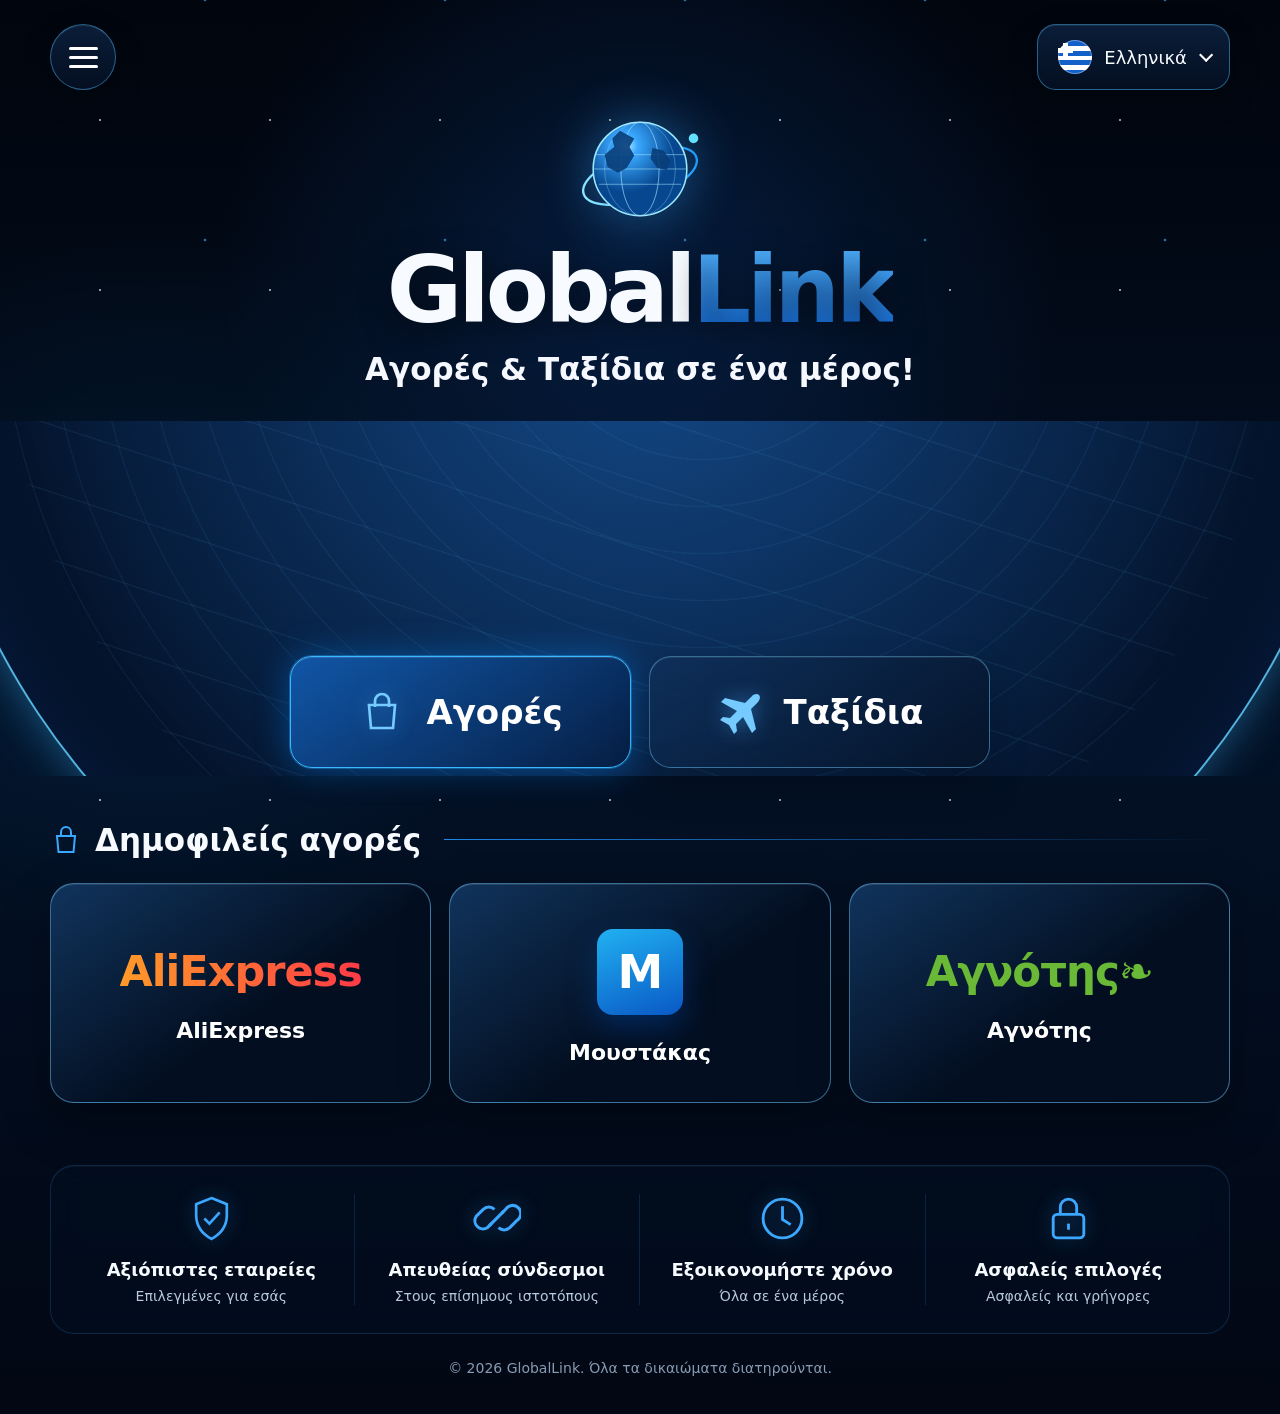
<file: index.html>
<!doctype html>
<html lang="el">
<head>
  <meta charset="utf-8" />
  <meta name="viewport" content="width=device-width, initial-scale=1" />
  <meta name="theme-color" content="#031022" />
  <meta name="description" content="GlobalLink — Αγορές και ταξίδια σε ένα μέρος." />
  <title>GlobalLink — Αγορές & Ταξίδια</title>
  <style>
    :root {
      --bg: #020713;
      --panel: rgba(9, 27, 54, 0.78);
      --panel-strong: rgba(6, 22, 46, 0.94);
      --line: rgba(79, 190, 255, 0.46);
      --line-soft: rgba(79, 190, 255, 0.18);
      --blue: #39a8ff;
      --blue-2: #126ee8;
      --cyan: #73dbff;
      --text: #f7fbff;
      --muted: #b9c9dd;
      --radius: 24px;
      --shadow: 0 24px 70px rgba(0, 0, 0, 0.42);
    }

    * { box-sizing: border-box; }
    html { scroll-behavior: smooth; }
    body {
      margin: 0;
      color: var(--text);
      font-family: Inter, ui-sans-serif, system-ui, -apple-system, BlinkMacSystemFont, "Segoe UI", sans-serif;
      background:
        radial-gradient(circle at 50% 19%, rgba(22, 119, 255, 0.17), transparent 32%),
        radial-gradient(circle at 12% 42%, rgba(0, 160, 255, 0.08), transparent 26%),
        linear-gradient(180deg, #01050d 0%, #031126 52%, #020713 100%);
      min-height: 100vh;
      overflow-x: hidden;
    }

    body::before {
      content: "";
      position: fixed;
      inset: 0;
      pointer-events: none;
      z-index: -3;
      opacity: .7;
      background-image:
        radial-gradient(circle, rgba(255,255,255,.85) 0 1px, transparent 1.5px),
        radial-gradient(circle, rgba(87,191,255,.8) 0 1px, transparent 1.7px);
      background-size: 170px 170px, 240px 240px;
      background-position: 15px 35px, 85px 120px;
      animation: stars 35s linear infinite;
    }

    @keyframes stars { to { background-position: 185px 205px, 325px 360px; } }

    a { color: inherit; text-decoration: none; }
    button { font: inherit; }

    .container {
      width: min(1180px, calc(100% - 34px));
      margin-inline: auto;
    }

    .topbar {
      display: flex;
      align-items: center;
      justify-content: space-between;
      padding: 24px 0 10px;
    }

    .icon-button,
    .language-button {
      border: 1px solid var(--line);
      color: var(--text);
      background: linear-gradient(180deg, rgba(14, 39, 74, .72), rgba(5, 18, 38, .78));
      box-shadow: inset 0 1px 0 rgba(255,255,255,.08), 0 10px 30px rgba(0,0,0,.22);
      backdrop-filter: blur(16px);
      -webkit-backdrop-filter: blur(16px);
      cursor: pointer;
    }

    .icon-button {
      width: 66px;
      height: 66px;
      border-radius: 50%;
      display: grid;
      place-items: center;
    }

    .hamburger,
    .hamburger::before,
    .hamburger::after {
      width: 29px;
      height: 3px;
      border-radius: 999px;
      background: #fff;
      display: block;
      content: "";
      transition: .25s ease;
    }
    .hamburger { position: relative; }
    .hamburger::before { position: absolute; top: -9px; }
    .hamburger::after { position: absolute; top: 9px; }

    .language-wrap { position: relative; }
    .language-button {
      min-width: 188px;
      height: 66px;
      border-radius: 19px;
      display: flex;
      align-items: center;
      gap: 12px;
      padding: 0 20px;
      font-size: 18px;
    }
    .flag {
      width: 34px;
      height: 34px;
      border-radius: 50%;
      background: linear-gradient(#1460c9 0 18%, #fff 18% 31%, #1460c9 31% 46%, #fff 46% 59%, #1460c9 59% 74%, #fff 74% 87%, #1460c9 87%);
      position: relative;
      box-shadow: inset 0 0 0 1px rgba(255,255,255,.35);
      flex: 0 0 auto;
    }
    .flag::before,
    .flag::after {
      content: "";
      position: absolute;
      background: #fff;
    }
    .flag::before { width: 15px; height: 5px; top: 8px; left: 0; }
    .flag::after { width: 5px; height: 15px; top: 3px; left: 5px; }

    .chevron { margin-left: auto; width: 10px; height: 10px; border-right: 2px solid #fff; border-bottom: 2px solid #fff; transform: rotate(45deg) translateY(-3px); }

    .language-menu {
      position: absolute;
      right: 0;
      top: 76px;
      width: 188px;
      padding: 9px;
      border: 1px solid var(--line-soft);
      border-radius: 17px;
      background: rgba(5,18,38,.96);
      box-shadow: var(--shadow);
      opacity: 0;
      visibility: hidden;
      transform: translateY(-8px);
      transition: .2s ease;
      z-index: 30;
    }
    .language-menu.open { opacity: 1; visibility: visible; transform: none; }
    .language-menu button {
      width: 100%;
      border: 0;
      color: var(--text);
      background: transparent;
      border-radius: 11px;
      padding: 11px 13px;
      text-align: left;
      cursor: pointer;
    }
    .language-menu button:hover { background: rgba(65,170,255,.12); }

    .hero {
      text-align: center;
      padding: 4px 0 12px;
      position: relative;
    }

    .globe-logo {
      width: min(172px, 42vw);
      margin: 0 auto -4px;
      filter: drop-shadow(0 0 26px rgba(48,164,255,.45));
      animation: globeFloat 5s ease-in-out infinite;
    }
    @keyframes globeFloat { 50% { transform: translateY(-7px); } }

    .brand-title {
      margin: 0;
      font-size: clamp(54px, 8vw, 92px);
      letter-spacing: -4px;
      line-height: .95;
      font-weight: 800;
      text-shadow: 0 8px 30px rgba(0,0,0,.5);
    }
    .brand-title span {
      background: linear-gradient(180deg, #57b8ff, #0d68e0);
      -webkit-background-clip: text;
      background-clip: text;
      color: transparent;
    }
    .tagline {
      margin: 16px 0 0;
      color: #f5f8ff;
      font-size: clamp(20px, 2.7vw, 31px);
      font-weight: 600;
    }

    .earth-wrap {
      position: relative;
      margin-top: 22px;
      height: 355px;
      overflow: hidden;
    }
    .earth {
      position: absolute;
      left: 50%;
      bottom: -260px;
      transform: translateX(-50%);
      width: min(1450px, 165vw);
      aspect-ratio: 1;
      border-radius: 50%;
      background:
        radial-gradient(circle at 50% 34%, rgba(255,255,255,.25), transparent 2%),
        radial-gradient(circle at 42% 36%, #1e73cf 0 1.1%, transparent 1.7%),
        radial-gradient(circle at 58% 39%, #59b7ff 0 .9%, transparent 1.5%),
        radial-gradient(circle at 67% 29%, #f2be76 0 .45%, transparent .9%),
        radial-gradient(circle at 36% 43%, #f2be76 0 .4%, transparent .9%),
        radial-gradient(circle at 50% 50%, #144b8b, #061c3b 54%, #020814 74%);
      border: 2px solid rgba(95,209,255,.86);
      box-shadow: 0 -12px 50px rgba(61,181,255,.55), inset 0 0 100px rgba(23,119,255,.22);
    }
    .earth::before {
      content: "";
      position: absolute;
      inset: 6%;
      border-radius: 50%;
      background:
        repeating-radial-gradient(circle at 55% 47%, transparent 0 45px, rgba(87,180,255,.10) 46px 47px),
        repeating-linear-gradient(18deg, transparent 0 62px, rgba(95,199,255,.10) 63px 64px);
      opacity: .7;
    }
    .earth::after {
      content: "";
      position: absolute;
      left: 8%;
      right: 8%;
      top: -3px;
      height: 10px;
      border-radius: 50%;
      background: #7be2ff;
      filter: blur(7px);
      opacity: .8;
    }

    .network-lines {
      position: absolute;
      inset: 0;
      pointer-events: none;
    }
    .arc {
      position: absolute;
      border: 1px solid rgba(58,168,255,.45);
      border-color: rgba(58,168,255,.55) transparent transparent transparent;
      border-radius: 50%;
      transform: rotate(-5deg);
      animation: arcPulse 3.4s ease-in-out infinite;
    }
    .arc:nth-child(1) { width: 42%; height: 170px; left: 1%; top: 68px; }
    .arc:nth-child(2) { width: 48%; height: 190px; left: 27%; top: 25px; animation-delay: .8s; }
    .arc:nth-child(3) { width: 36%; height: 150px; right: 1%; top: 80px; animation-delay: 1.4s; }
    @keyframes arcPulse { 50% { opacity: .35; filter: drop-shadow(0 0 8px #31a9ff); } }

    .tabs {
      display: grid;
      grid-template-columns: repeat(2, minmax(0, 1fr));
      gap: 18px;
      width: min(700px, 100%);
      margin: -120px auto 54px;
      position: relative;
      z-index: 4;
    }
    .tab {
      min-height: 112px;
      border-radius: 22px;
      border: 1px solid rgba(115,210,255,.42);
      color: #fff;
      background: linear-gradient(145deg, rgba(15,48,91,.92), rgba(5,19,40,.93));
      display: flex;
      align-items: center;
      justify-content: center;
      gap: 20px;
      cursor: pointer;
      font-size: clamp(25px, 4vw, 34px);
      font-weight: 750;
      box-shadow: inset 0 1px 0 rgba(255,255,255,.08), 0 18px 36px rgba(0,0,0,.25);
      transition: transform .25s ease, border-color .25s ease, box-shadow .25s ease;
    }
    .tab:hover { transform: translateY(-4px); border-color: var(--cyan); }
    .tab.active {
      background: linear-gradient(145deg, rgba(17,88,170,.98), rgba(6,30,68,.97));
      border-color: #39b8ff;
      box-shadow: inset 0 1px 0 rgba(255,255,255,.13), 0 0 0 1px rgba(47,168,255,.35), 0 0 34px rgba(0,139,255,.4);
    }
    .tab svg { width: 48px; height: 48px; color: #75caff; filter: drop-shadow(0 0 10px rgba(67,174,255,.45)); }

    .section { margin: 0 0 62px; }
    .section-heading {
      display: flex;
      align-items: center;
      gap: 13px;
      margin: 0 0 25px;
      font-size: clamp(23px, 3vw, 31px);
      font-weight: 750;
    }
    .section-heading svg { width: 32px; color: var(--blue); }
    .section-heading::after {
      content: "";
      flex: 1;
      height: 1px;
      background: linear-gradient(90deg, rgba(35,147,255,.9), rgba(35,147,255,0));
      margin-left: 10px;
    }

    .cards {
      display: grid;
      grid-template-columns: repeat(3, minmax(0, 1fr));
      gap: 18px;
    }
    .cards.travel { grid-template-columns: repeat(4, minmax(0, 1fr)); }

    .brand-card {
      min-height: 220px;
      position: relative;
      overflow: hidden;
      border-radius: var(--radius);
      border: 1px solid rgba(113,204,255,.5);
      background: linear-gradient(145deg, rgba(20,60,105,.82), rgba(3,15,33,.95) 57%);
      box-shadow: inset 0 1px 0 rgba(255,255,255,.10), 0 20px 50px rgba(0,0,0,.31);
      display: flex;
      flex-direction: column;
      align-items: center;
      justify-content: center;
      gap: 25px;
      padding: 30px 20px 22px;
      transition: transform .28s ease, border-color .28s ease, box-shadow .28s ease;
      isolation: isolate;
    }
    .brand-card::before {
      content: "";
      position: absolute;
      width: 55%;
      height: 160%;
      left: -75%;
      top: -25%;
      transform: rotate(25deg);
      background: linear-gradient(90deg, transparent, rgba(255,255,255,.18), transparent);
      transition: left .8s ease;
      z-index: -1;
    }
    .brand-card:hover::before { left: 125%; }
    .brand-card:hover {
      transform: translateY(-8px) scale(1.015);
      border-color: rgba(117,221,255,.95);
      box-shadow: 0 24px 60px rgba(0,0,0,.38), 0 0 34px rgba(32,154,255,.22);
    }
    .brand-card:active { transform: scale(.98); }
    .brand-card .name { color: #fff; font-size: 22px; font-weight: 600; }
    .logo-word { font-weight: 850; letter-spacing: -1px; line-height: 1; text-align: center; }
    .logo-word.aliexpress { font-size: 43px; background: linear-gradient(90deg, #ff9a28, #ff3a46); -webkit-background-clip: text; background-clip: text; color: transparent; }
    .logo-word.moustakas { width: 86px; height: 86px; border-radius: 16px; display:grid; place-items:center; background: linear-gradient(160deg,#21b1f1,#0958c5); color:#fff; font-size:46px; box-shadow: 0 14px 30px rgba(0,84,191,.35); }
    .logo-word.agnotis { font-size: 42px; color: #69b936; }
    .logo-word.aegean { font-size: 34px; letter-spacing: 1px; color: #f3f7ff; }
    .logo-word.sky { font-size: 35px; color: #f5f7ff; }
    .logo-word.sky small { display:block; font-size:23px; font-weight:500; letter-spacing:0; }
    .logo-word.ryanair { font-size: 31px; color:#f5f6ff; }
    .logo-word.ryanair b { color:#ffd22f; margin-right:5px; }
    .logo-word.wizz { font-size: 51px; color:#ff3bbf; font-style: italic; }

    .features {
      display: grid;
      grid-template-columns: repeat(4, minmax(0, 1fr));
      gap: 0;
      padding: 28px 18px;
      border-radius: 24px;
      border: 1px solid rgba(65,162,255,.18);
      background: rgba(3,15,33,.58);
      box-shadow: inset 0 1px 0 rgba(255,255,255,.04);
      backdrop-filter: blur(12px);
      -webkit-backdrop-filter: blur(12px);
    }
    .feature {
      text-align: center;
      padding: 0 20px;
      border-right: 1px solid rgba(64,157,255,.17);
    }
    .feature:last-child { border-right: 0; }
    .feature svg { width: 49px; height: 49px; color: #3ca7ff; margin-bottom: 12px; filter: drop-shadow(0 0 10px rgba(58,166,255,.45)); }
    .feature strong { display:block; font-size: 18px; margin-bottom: 6px; }
    .feature span { color: var(--muted); font-size: 14px; }

    footer { color: #889bb3; text-align: center; padding: 26px 0 38px; font-size: 14px; }

    .drawer-backdrop {
      position: fixed;
      inset: 0;
      background: rgba(0,5,13,.64);
      backdrop-filter: blur(5px);
      -webkit-backdrop-filter: blur(5px);
      opacity: 0;
      visibility: hidden;
      transition: .25s ease;
      z-index: 40;
    }
    .drawer-backdrop.open { opacity: 1; visibility: visible; }
    .drawer {
      position: absolute;
      left: 0;
      top: 0;
      bottom: 0;
      width: min(360px, 86vw);
      padding: 26px;
      background: linear-gradient(180deg, #06182f, #020a17);
      border-right: 1px solid rgba(79,190,255,.25);
      transform: translateX(-100%);
      transition: .3s ease;
    }
    .drawer-backdrop.open .drawer { transform: none; }
    .drawer h2 { margin: 72px 0 20px; font-size: 27px; }
    .drawer a { display:block; padding: 15px 14px; border-radius: 12px; color: #dcecff; }
    .drawer a:hover { background: rgba(54,159,255,.12); }

    .panel-content { animation: panelIn .5s ease both; }
    @keyframes panelIn { from { opacity: 0; transform: translateY(18px); } }

    @media (max-width: 900px) {
      .cards.travel { grid-template-columns: repeat(2, minmax(0, 1fr)); }
      .features { grid-template-columns: repeat(2, minmax(0, 1fr)); row-gap: 28px; }
      .feature:nth-child(2) { border-right: 0; }
    }

    @media (max-width: 640px) {
      .container { width: min(100% - 22px, 1180px); }
      .topbar { padding-top: 16px; }
      .icon-button { width: 56px; height: 56px; }
      .language-button { min-width: 148px; height: 56px; padding: 0 14px; font-size: 16px; }
      .flag { width: 29px; height: 29px; }
      .brand-title { letter-spacing: -2.5px; }
      .earth-wrap { height: 290px; }
      .earth { bottom: -230px; width: 180vw; }
      .tabs { margin-top: -92px; gap: 10px; }
      .tab { min-height: 88px; border-radius: 17px; gap: 10px; font-size: 24px; }
      .tab svg { width: 35px; height: 35px; }
      .cards, .cards.travel { grid-template-columns: 1fr; }
      .brand-card { min-height: 190px; }
      .features { grid-template-columns: 1fr; padding: 12px 18px; }
      .feature { border-right: 0; border-bottom: 1px solid rgba(64,157,255,.17); padding: 22px 10px; }
      .feature:last-child { border-bottom: 0; }
      .section { margin-bottom: 46px; }
    }

    @media (prefers-reduced-motion: reduce) {
      *, *::before, *::after { animation: none !important; transition: none !important; scroll-behavior: auto !important; }
    }
  </style>
</head>
<body>
  <div class="drawer-backdrop" id="drawerBackdrop" aria-hidden="true">
    <nav class="drawer" aria-label="Κύριο μενού">
      <h2>GlobalLink</h2>
      <a href="#shopping" data-open="shopping">Αγορές</a>
      <a href="#travel" data-open="travel">Ταξίδια</a>
      <a href="#benefits">Γιατί GlobalLink</a>
    </nav>
  </div>

  <header class="container topbar">
    <button class="icon-button" id="menuButton" aria-label="Άνοιγμα μενού" aria-expanded="false">
      <span class="hamburger"></span>
    </button>

    <div class="language-wrap">
      <button class="language-button" id="languageButton" aria-expanded="false">
        <span class="flag" aria-hidden="true"></span>
        <span id="languageText">Ελληνικά</span>
        <span class="chevron" aria-hidden="true"></span>
      </button>
      <div class="language-menu" id="languageMenu">
        <button type="button" data-lang="Ελληνικά">Ελληνικά</button>
        <button type="button" data-lang="English">English</button>
      </div>
    </div>
  </header>

  <main>
    <section class="hero container">
      <svg class="globe-logo" viewBox="0 0 180 150" role="img" aria-label="Υδρόγειος GlobalLink">
        <defs>
          <radialGradient id="g" cx="35%" cy="25%">
            <stop offset="0" stop-color="#b7edff"/>
            <stop offset=".25" stop-color="#3aa8ff"/>
            <stop offset="1" stop-color="#06478f"/>
          </radialGradient>
          <linearGradient id="ring" x1="0" x2="1">
            <stop stop-color="#8be7ff"/><stop offset="1" stop-color="#1d9bff"/>
          </linearGradient>
        </defs>
        <ellipse cx="90" cy="75" rx="62" ry="25" fill="none" stroke="url(#ring)" stroke-width="2.4" transform="rotate(-18 90 75)"/>
        <circle cx="90" cy="68" r="49" fill="url(#g)" stroke="#9fe9ff" stroke-width="1.6"/>
        <ellipse cx="90" cy="68" rx="20" ry="49" fill="none" stroke="#9ddfff" stroke-opacity=".7"/>
        <ellipse cx="90" cy="68" rx="37" ry="49" fill="none" stroke="#9ddfff" stroke-opacity=".35"/>
        <path d="M43 53h94M42 68h96M47 84h86" fill="none" stroke="#a8e8ff" stroke-opacity=".55"/>
        <path d="M69 28l-8 8 2 9-10 8 3 13 11 6 9-5 8-13-5-9 5-9-15-8zm34 18 12 3 7 11-4 9-10-2-7-10 2-11z" fill="#083e78" opacity=".9"/>
        <circle cx="146" cy="36" r="5" fill="#63dfff"/>
      </svg>
      <h1 class="brand-title">Global<span>Link</span></h1>
      <p class="tagline">Αγορές &amp; Ταξίδια σε ένα μέρος!</p>
    </section>

    <div class="earth-wrap" aria-hidden="true">
      <div class="network-lines"><span class="arc"></span><span class="arc"></span><span class="arc"></span></div>
      <div class="earth"></div>
    </div>

    <section class="container">
      <div class="tabs" role="tablist" aria-label="Κατηγορίες">
        <button class="tab active" id="shoppingTab" role="tab" aria-selected="true" data-panel="shopping">
          <svg viewBox="0 0 48 48" fill="none" stroke="currentColor" stroke-width="2.7" aria-hidden="true"><path d="M11 17h26l-2 23H13l-2-23Z"/><path d="M17 19v-6a7 7 0 0 1 14 0v6"/></svg>
          Αγορές
        </button>
        <button class="tab" id="travelTab" role="tab" aria-selected="false" data-panel="travel">
          <svg viewBox="0 0 48 48" fill="currentColor" aria-hidden="true"><path d="M43 7c-1.7-1.7-5.1-.9-7.4 1.4L29 15 9 10l-4 4 16 9-7 7-7-1-3 3 9 5 5 9 3-3-1-7 7-7 9 16 4-4-5-20 6.6-6.6C43.9 12.1 44.7 8.7 43 7Z"/></svg>
          Ταξίδια
        </button>
      </div>

      <div id="shopping" class="panel-content" role="tabpanel" aria-labelledby="shoppingTab">
        <section class="section">
          <h2 class="section-heading">
            <svg viewBox="0 0 32 32" fill="none" stroke="currentColor" stroke-width="2"><path d="M7 12h18l-1.5 16h-15L7 12Z"/><path d="M11 13V8a5 5 0 0 1 10 0v5"/></svg>
            Δημοφιλείς αγορές
          </h2>
          <div class="cards">
            <a class="brand-card" href="https://www.aliexpress.com/" target="_blank" rel="noopener sponsored" aria-label="Άνοιγμα AliExpress">
              <div class="logo-word aliexpress">AliExpress</div><span class="name">AliExpress</span>
            </a>
            <a class="brand-card" href="https://www.moustakastoys.gr/" target="_blank" rel="noopener sponsored" aria-label="Άνοιγμα Μουστάκας">
              <div class="logo-word moustakas">M</div><span class="name">Μουστάκας</span>
            </a>
            <a class="brand-card" href="#" aria-label="Άνοιγμα Αγνότης">
              <div class="logo-word agnotis">Αγνότης❧</div><span class="name">Αγνότης</span>
            </a>
          </div>
        </section>
      </div>

      <div id="travel" class="panel-content" role="tabpanel" aria-labelledby="travelTab" hidden>
        <section class="section">
          <h2 class="section-heading">
            <svg viewBox="0 0 32 32" fill="currentColor"><path d="M29 4c-1.1-1.1-3.3-.6-4.8.9L20 9 7 6 4 9l10 6-4 4-4-1-2 2 6 3 3 6 2-2-1-4 4-4 6 10 3-3-3-13 4.1-4.2C29.6 7.3 30.1 5.1 29 4Z"/></svg>
            Δημοφιλή ταξίδια
          </h2>
          <div class="cards travel">
            <a class="brand-card" href="https://el.aegeanair.com/" target="_blank" rel="noopener sponsored"><div class="logo-word aegean">AEGEAN ◖</div><span class="name">Aegean Airlines</span></a>
            <a class="brand-card" href="https://www.skyexpress.gr/" target="_blank" rel="noopener sponsored"><div class="logo-word sky">SKY<small>express</small></div><span class="name">Sky Express</span></a>
            <a class="brand-card" href="https://www.ryanair.com/" target="_blank" rel="noopener sponsored"><div class="logo-word ryanair"><b>✦</b>RYANAIR</div><span class="name">Ryanair</span></a>
            <a class="brand-card" href="https://wizzair.com/" target="_blank" rel="noopener sponsored"><div class="logo-word wizz">Wizz</div><span class="name">Wizz Air</span></a>
          </div>
        </section>
      </div>

      <section class="features" id="benefits" aria-label="Πλεονεκτήματα">
        <div class="feature">
          <svg viewBox="0 0 48 48" fill="none" stroke="currentColor" stroke-width="2.6"><path d="M24 4 39 10v11c0 11-6 18-15 23C15 39 9 32 9 21V10l15-6Z"/><path d="m17 24 5 5 10-11"/></svg>
          <strong>Αξιόπιστες εταιρείες</strong><span>Επιλεγμένες για εσάς</span>
        </div>
        <div class="feature">
          <svg viewBox="0 0 48 48" fill="none" stroke="currentColor" stroke-width="3"><path d="m19 29-4 4a8 8 0 0 1-11-11l7-7a8 8 0 0 1 11 0"/><path d="m29 19 4-4a8 8 0 1 1 11 11l-7 7a8 8 0 0 1-11 0"/><path d="m17 31 14-14"/></svg>
          <strong>Απευθείας σύνδεσμοι</strong><span>Στους επίσημους ιστοτόπους</span>
        </div>
        <div class="feature">
          <svg viewBox="0 0 48 48" fill="none" stroke="currentColor" stroke-width="2.8"><circle cx="24" cy="24" r="19"/><path d="M24 12v13l8 5"/></svg>
          <strong>Εξοικονομήστε χρόνο</strong><span>Όλα σε ένα μέρος</span>
        </div>
        <div class="feature">
          <svg viewBox="0 0 48 48" fill="none" stroke="currentColor" stroke-width="2.8"><rect x="9" y="20" width="30" height="23" rx="4"/><path d="M16 20v-7a8 8 0 0 1 16 0v7"/><path d="M24 29v6"/></svg>
          <strong>Ασφαλείς επιλογές</strong><span>Ασφαλείς και γρήγορες</span>
        </div>
      </section>
    </section>
  </main>

  <footer>© 2026 GlobalLink. Όλα τα δικαιώματα διατηρούνται.</footer>

  <script>
    const tabs = document.querySelectorAll('.tab');
    const panels = ['shopping', 'travel'];

    function openPanel(id) {
      tabs.forEach(tab => {
        const active = tab.dataset.panel === id;
        tab.classList.toggle('active', active);
        tab.setAttribute('aria-selected', active ? 'true' : 'false');
      });
      panels.forEach(panelId => {
        const panel = document.getElementById(panelId);
        panel.hidden = panelId !== id;
        if (panelId === id) {
          panel.classList.remove('panel-content');
          void panel.offsetWidth;
          panel.classList.add('panel-content');
        }
      });
    }

    tabs.forEach(tab => tab.addEventListener('click', () => openPanel(tab.dataset.panel)));

    const languageButton = document.getElementById('languageButton');
    const languageMenu = document.getElementById('languageMenu');
    languageButton.addEventListener('click', () => {
      const open = languageMenu.classList.toggle('open');
      languageButton.setAttribute('aria-expanded', open ? 'true' : 'false');
    });
    languageMenu.querySelectorAll('button').forEach(button => {
      button.addEventListener('click', () => {
        document.getElementById('languageText').textContent = button.dataset.lang;
        languageMenu.classList.remove('open');
        languageButton.setAttribute('aria-expanded', 'false');
      });
    });

    const menuButton = document.getElementById('menuButton');
    const drawerBackdrop = document.getElementById('drawerBackdrop');
    function setDrawer(open) {
      drawerBackdrop.classList.toggle('open', open);
      drawerBackdrop.setAttribute('aria-hidden', open ? 'false' : 'true');
      menuButton.setAttribute('aria-expanded', open ? 'true' : 'false');
      document.body.style.overflow = open ? 'hidden' : '';
    }
    menuButton.addEventListener('click', () => setDrawer(true));
    drawerBackdrop.addEventListener('click', event => {
      if (event.target === drawerBackdrop) setDrawer(false);
    });
    drawerBackdrop.querySelectorAll('a').forEach(link => {
      link.addEventListener('click', () => {
        const panel = link.dataset.open;
        if (panel) openPanel(panel);
        setDrawer(false);
      });
    });

    document.addEventListener('keydown', event => {
      if (event.key === 'Escape') {
        setDrawer(false);
        languageMenu.classList.remove('open');
      }
    });
  </script>
</body>
</html>
</file>
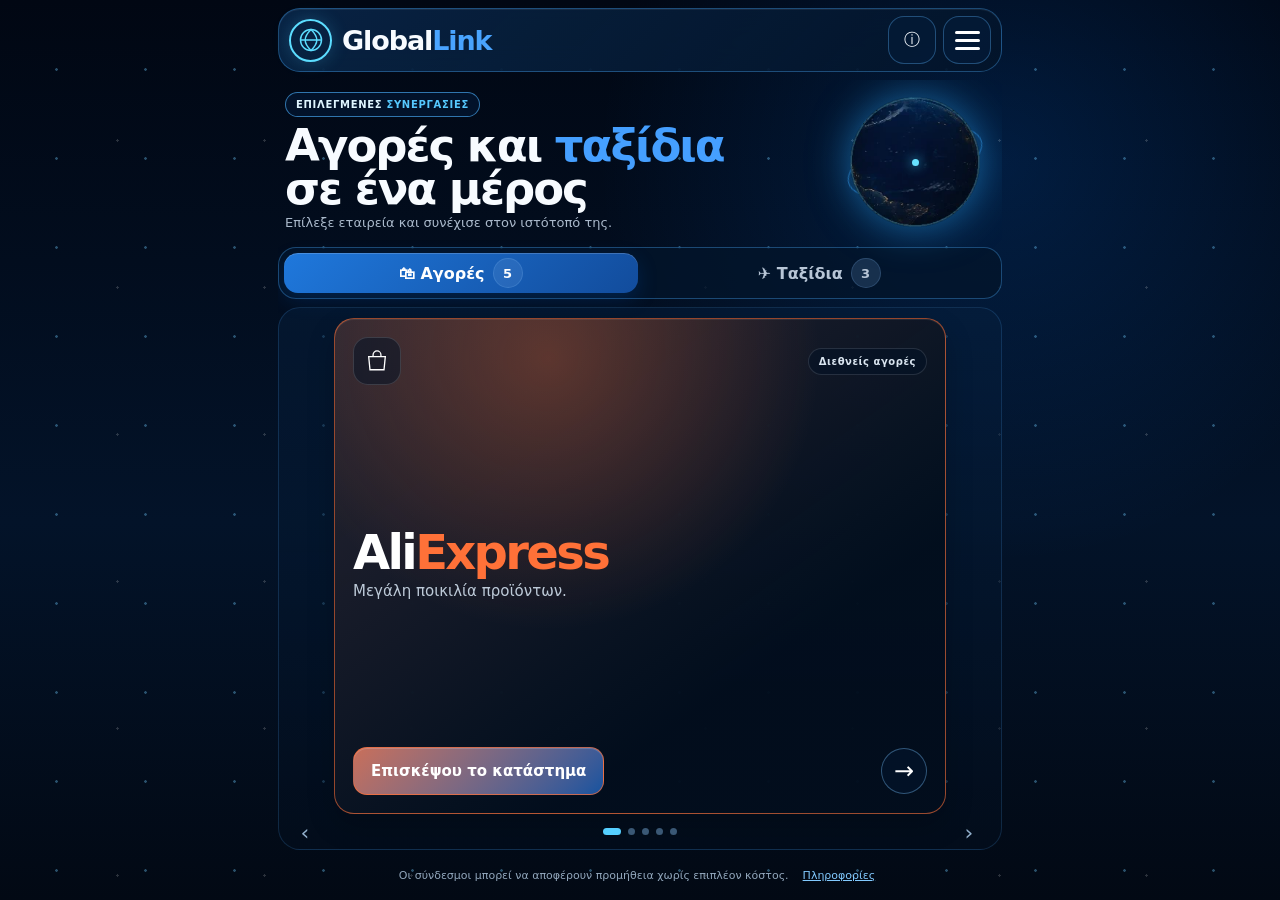
<file: professional-preview/index.html>
<!doctype html>
<html lang="el">
<head>
  <meta charset="utf-8">
  <meta name="viewport" content="width=device-width,initial-scale=1,viewport-fit=cover">
  <meta name="theme-color" content="#020a16">
  <meta name="description" content="GlobalLink — επιλεγμένες αγορές και ακτοπλοϊκά ταξίδια σε μία οθόνη.">
  <title>GlobalLink — Αγορές &amp; Ταξίδια</title>
  <style>
    :root{
      --bg:#020914;
      --panel:rgba(7,30,58,.82);
      --panel2:rgba(8,40,77,.75);
      --line:rgba(76,174,255,.35);
      --text:#f7fbff;
      --muted:#aab9cb;
      --blue:#2f9bff;
      --cyan:#5cddff;
      --safe-top:env(safe-area-inset-top,0px);
      --safe-bottom:env(safe-area-inset-bottom,0px);
    }
    *{box-sizing:border-box}
    html,body{
      position:fixed;
      inset:0;
      width:100%;
      height:100%;
      margin:0;
      overflow:hidden !important;
      overscroll-behavior:none;
      touch-action:none;
    }
    body{
      color:var(--text);
      font-family:Inter,ui-sans-serif,system-ui,-apple-system,BlinkMacSystemFont,"Segoe UI",Arial,sans-serif;
      background:
        radial-gradient(circle at 78% 18%,rgba(0,118,255,.17),transparent 25rem),
        linear-gradient(180deg,#010713 0%,#031329 58%,#020914 100%);
      overscroll-behavior:none;
    }
    body::before{
      content:"";
      position:fixed;inset:0;pointer-events:none;opacity:.48;
      background-image:
        radial-gradient(circle,rgba(112,204,255,.75) 0 1px,transparent 1.6px),
        radial-gradient(circle,rgba(255,255,255,.34) 0 1px,transparent 1.4px);
      background-size:89px 89px,147px 147px;
      background-position:12px 25px,44px 67px;
    }
    button,a{font:inherit}
    button{color:inherit}
    .app{
      position:relative;z-index:1;
      width:min(100%,760px);
      height:var(--app-height,100svh);
      max-height:var(--app-height,100svh);
      margin:0 auto;
      padding:calc(8px + var(--safe-top)) 12px calc(8px + var(--safe-bottom));
      display:grid;
      grid-template-rows:auto minmax(0,1fr) auto;
      gap:8px;
      overflow:hidden;
    }
    .topbar{
      height:64px;
      padding:8px 10px;
      display:flex;align-items:center;justify-content:space-between;gap:10px;
      border:1px solid var(--line);border-radius:22px;
      background:linear-gradient(135deg,rgba(9,39,74,.88),rgba(3,20,41,.82));
      box-shadow:inset 0 1px 0 rgba(255,255,255,.07);
      backdrop-filter:blur(16px);
    }
    .brand{display:flex;align-items:center;gap:10px;min-width:0}
    .brand-icon{
      width:43px;height:43px;flex:0 0 auto;display:grid;place-items:center;
      border:2px solid var(--cyan);border-radius:50%;color:var(--cyan);
      box-shadow:0 0 18px rgba(76,210,255,.22);
    }
    .brand-icon svg{width:28px;height:28px}
    .brand-name{font-size:27px;font-weight:620;letter-spacing:-1.1px;white-space:nowrap}
    .brand-name span{color:#49a4ff}
    .top-actions{display:flex;gap:7px}
    .icon-btn{
      width:48px;height:48px;border:1px solid rgba(91,181,255,.34);border-radius:16px;
      display:grid;place-items:center;background:rgba(5,28,56,.78);cursor:pointer;
      -webkit-tap-highlight-color:transparent;
    }
    .icon-btn:active{transform:scale(.96)}
    .menu-lines{width:25px;display:grid;gap:5px}
    .menu-lines i{display:block;height:3px;border-radius:8px;background:#fff}
    .main{
      min-height:0;
      display:grid;
      grid-template-rows:auto auto minmax(0,1fr);
      gap:8px;
      overflow:hidden;
    }
    .hero{
      min-height:118px;
      padding:7px 7px 2px;
      display:grid;
      grid-template-columns:minmax(0,1fr) 128px;
      gap:8px;align-items:center;
    }
    .eyebrow{
      display:inline-flex;align-items:center;width:max-content;max-width:100%;
      padding:6px 10px;border:1px solid rgba(76,178,255,.62);border-radius:999px;
      color:#dff5ff;background:rgba(4,28,57,.56);
      font-size:10px;font-weight:850;letter-spacing:.07em;
    }
    .eyebrow b{color:#56c9ff;margin-left:4px}
    .hero h1{
      margin:8px 0 4px;
      font-size:clamp(29px,8.2vw,45px);
      line-height:.95;letter-spacing:-.045em;font-weight:790;
    }
    .hero h1 span{color:#459fff}
    .hero p{margin:0;color:var(--muted);font-size:13px;line-height:1.35}
    .globe-wrap{position:relative;width:128px;height:128px;display:grid;place-items:center}
    .globe-wrap::before,.globe-wrap::after{
      content:"";position:absolute;width:138px;height:58px;border:1.5px solid rgba(65,169,255,.5);
      border-radius:50%;filter:drop-shadow(0 0 6px rgba(0,142,255,.45));pointer-events:none;
    }
    .globe-wrap::before{transform:rotate(-18deg)}
    .globe-wrap::after{transform:rotate(38deg);width:128px;height:76px;opacity:.64}
    .spinning-earth{
      position:relative;
      z-index:2;
      display:block;
      width:112px;
      height:112px;
      border-radius:50%;
      object-fit:contain;
      filter:drop-shadow(0 0 20px rgba(42,171,255,.55));
      pointer-events:none;
      user-select:none;
    }
    .satellite{
      position:absolute;z-index:3;width:7px;height:7px;border-radius:50%;
      background:#68e2ff;box-shadow:0 0 12px #35d5ff;
      animation:satellite 5s linear infinite;
    }
    @keyframes satellite{
      from{transform:rotate(0deg) translateX(68px) rotate(0deg)}
      to{transform:rotate(360deg) translateX(68px) rotate(-360deg)}
    }
    .tabs{
      height:52px;padding:5px;display:grid;grid-template-columns:1fr 1fr;gap:5px;
      border:1px solid var(--line);border-radius:18px;background:rgba(3,21,43,.78);
    }
    .tab{
      border:0;border-radius:14px;background:transparent;color:#b8c6d7;
      display:flex;align-items:center;justify-content:center;gap:8px;
      font-size:16px;font-weight:780;cursor:pointer;
      -webkit-tap-highlight-color:transparent;
    }
    .tab.active{
      color:#fff;background:linear-gradient(135deg,#1f78dc,#124c9c);
      box-shadow:inset 0 1px 0 rgba(255,255,255,.18),0 7px 20px rgba(0,82,184,.24);
    }
    .count{
      width:30px;height:30px;display:grid;place-items:center;border-radius:50%;
      border:1px solid rgba(141,199,255,.18);background:rgba(115,166,220,.19);
      font-size:13px;
    }
    .carousel{
      min-height:0;position:relative;overflow:hidden;
      border:1px solid rgba(74,160,240,.19);border-radius:22px;
      background:linear-gradient(180deg,rgba(6,31,61,.5),rgba(3,16,33,.42));
      touch-action:none;
    }
    .card{
      --accent:#58caff;
      position:absolute;inset:8px 8px 34px;padding:18px;
      border:1px solid color-mix(in srgb,var(--accent) 58%,transparent);
      border-radius:20px;overflow:hidden;
      display:grid;grid-template-rows:auto 1fr auto;gap:10px;
      background:
        radial-gradient(circle at 35% 8%,color-mix(in srgb,var(--accent) 28%,transparent),transparent 45%),
        linear-gradient(145deg,color-mix(in srgb,var(--accent) 14%,#071a31),rgba(2,14,29,.95) 70%);
      box-shadow:inset 0 1px 0 rgba(255,255,255,.08),0 12px 28px rgba(0,0,0,.18);
      opacity:0;transform:translateX(22px) scale(.98);pointer-events:none;
      transition:opacity .28s ease,transform .28s ease;
    }
    .card.active{opacity:1;transform:none;pointer-events:auto}
    .card-head{display:flex;align-items:center;justify-content:space-between;gap:10px}
    .partner-icon{
      width:48px;height:48px;display:grid;place-items:center;border-radius:15px;
      border:1px solid rgba(255,255,255,.14);background:rgba(2,19,38,.52);color:#fff;
    }
    .partner-icon svg{width:28px;height:28px}
    .category{
      max-width:64%;padding:7px 10px;border:1px solid rgba(255,255,255,.12);
      border-radius:999px;background:rgba(2,18,38,.54);color:#d9e4ef;
      font-size:10px;font-weight:850;letter-spacing:.055em;text-align:center;
      white-space:nowrap;overflow:hidden;text-overflow:ellipsis;
    }
    .card-body{align-self:center}
    .wordmark{
      margin:0 0 6px;font-size:clamp(31px,9vw,48px);line-height:.94;
      font-weight:900;letter-spacing:-.055em;color:#fff;
    }
    .wordmark span{color:var(--accent)}
    .wordmark.serif{font-family:Georgia,"Times New Roman",serif;letter-spacing:.035em;font-weight:700}
    .description{margin:0;color:#bdcad8;font-size:15px;line-height:1.38}
    .card-foot{display:flex;align-items:center;justify-content:space-between;gap:10px}
    .cta{
      min-height:48px;padding:0 17px;border-radius:14px;
      display:flex;align-items:center;justify-content:center;
      color:#fff;background:linear-gradient(135deg,color-mix(in srgb,var(--accent) 77%,#1268cc),#13539f);
      border:1px solid color-mix(in srgb,var(--accent) 68%,transparent);
      font-size:15px;font-weight:820;text-decoration:none;text-align:center;
      box-shadow:inset 0 1px 0 rgba(255,255,255,.16);
      -webkit-tap-highlight-color:transparent;
    }
    .cta:active{transform:scale(.98)}
    .arrow-btn{
      width:46px;height:46px;flex:0 0 auto;border-radius:50%;
      border:1px solid rgba(125,197,255,.38);background:rgba(3,21,43,.7);
      display:grid;place-items:center;color:#fff;font-size:24px;cursor:pointer;
    }
    .arrow-btn:disabled{opacity:.35}
    .nav-row{
      position:absolute;left:10px;right:10px;bottom:5px;height:25px;
      display:grid;grid-template-columns:38px 1fr 38px;align-items:center;
    }
    .mini-arrow{
      width:32px;height:25px;border:0;background:transparent;color:#92b0cc;
      font-size:22px;cursor:pointer;
    }
    .dots{display:flex;justify-content:center;gap:7px}
    .dot{
      width:7px;height:7px;padding:0;border:0;border-radius:50%;
      background:#3a5875;cursor:pointer;
    }
    .dot.active{width:18px;border-radius:8px;background:#55cfff}
    .footer{
      height:34px;display:flex;align-items:center;justify-content:center;gap:8px;
      color:#92a7bc;font-size:11px;text-align:center;
    }
    .info-btn{border:0;background:transparent;color:#82caff;text-decoration:underline;cursor:pointer}
    .modal{
      position:fixed;inset:0;z-index:30;display:none;place-items:center;padding:18px;
      background:rgba(0,7,16,.74);backdrop-filter:blur(10px);
    }
    .modal.open{display:grid}
    .modal-card{
      width:min(100%,480px);max-height:min(520px,80dvh);overflow:auto;
      padding:20px;border:1px solid rgba(84,180,255,.42);border-radius:22px;
      background:linear-gradient(155deg,#092546,#041225);box-shadow:0 24px 70px rgba(0,0,0,.46);
    }
    .modal-top{display:flex;align-items:center;justify-content:space-between;gap:12px}
    .modal h2{margin:0;font-size:23px}
    .close{width:40px;height:40px;border:1px solid var(--line);border-radius:13px;background:#061b35;cursor:pointer}
    .modal p{color:#bfccda;line-height:1.55;font-size:15px}
    .steps{display:grid;gap:10px;margin-top:15px}
    .step{padding:12px;border:1px solid rgba(84,180,255,.24);border-radius:14px;background:rgba(5,24,48,.64)}
    @media(max-height:700px){
      .topbar{height:58px}
      .brand-icon{width:39px;height:39px}
      .brand-name{font-size:24px}
      .icon-btn{width:43px;height:43px}
      .hero{min-height:100px;grid-template-columns:minmax(0,1fr) 108px}
      .hero h1{font-size:clamp(27px,7.4vw,38px)}
      .hero p{display:none}
      .globe-wrap{width:108px;height:108px}
      .spinning-earth{width:94px;height:94px}
      .globe-wrap::before{width:115px;height:46px}
      .globe-wrap::after{width:108px;height:63px}
      .card{padding:14px;gap:7px}
      .partner-icon{width:42px;height:42px}
      .wordmark{font-size:clamp(28px,8vw,41px)}
      .description{font-size:13px}
      .cta{min-height:43px;font-size:14px}
    }
    @media(min-width:700px){
      .app{padding-left:18px;padding-right:18px}
      .hero{grid-template-columns:minmax(0,1fr) 155px}
      .globe-wrap{width:150px;height:150px}
      .spinning-earth{width:132px;height:132px}
      .card{inset:10px 55px 35px}
    }
  </style>
</head>
<body>
  <div class="app">
    <header class="topbar">
      <div class="brand">
        <span class="brand-icon" aria-hidden="true">
          <svg viewBox="0 0 48 48" fill="none" stroke="currentColor" stroke-width="2.5">
            <circle cx="24" cy="24" r="18"/>
            <path d="M6 24h36M24 6c7 7 10 12 10 18s-3 11-10 18c-7-7-10-12-10-18S17 13 24 6z"/>
          </svg>
        </span>
        <span class="brand-name">Global<span>Link</span></span>
      </div>
      <div class="top-actions">
        <button class="icon-btn" id="infoOpen" type="button" aria-label="Πληροφορίες">ⓘ</button>
        <button class="icon-btn" id="menuOpen" type="button" aria-label="Μενού">
          <span class="menu-lines"><i></i><i></i><i></i></span>
        </button>
      </div>
    </header>

    <main class="main">
      <section class="hero">
        <div>
          <div class="eyebrow">ΕΠΙΛΕΓΜΕΝΕΣ <b>ΣΥΝΕΡΓΑΣΙΕΣ</b></div>
          <h1>Αγορές και <span>ταξίδια</span><br>σε ένα μέρος</h1>
          <p>Επίλεξε εταιρεία και συνέχισε στον ιστότοπό της.</p>
        </div>
        <div class="globe-wrap" aria-label="Περιστρεφόμενη Γη">
          <picture>
            <source srcset="assets/earth-spin.webp" type="image/webp">
            <img class="spinning-earth" src="assets/earth-spin.gif" alt="Περιστρεφόμενη Γη">
          </picture>
          <span class="satellite"></span>
        </div>
      </section>

      <nav class="tabs" aria-label="Κατηγορίες">
        <button class="tab active" type="button" data-category="shopping" aria-selected="true">
          🛍 Αγορές <span class="count">5</span>
        </button>
        <button class="tab" type="button" data-category="travel" aria-selected="false">
          ✈ Ταξίδια <span class="count">3</span>
        </button>
      </nav>

      <section class="carousel" id="carousel" aria-live="polite">
        <article class="card active" id="partnerCard">
          <div class="card-head">
            <span class="partner-icon" aria-hidden="true">
              <svg viewBox="0 0 64 64" fill="none" stroke="currentColor" stroke-width="3">
                <path d="M13 22h38l-3 30H16l-3-30Z"/><path d="M23 22v-4a9 9 0 0 1 18 0v4"/>
              </svg>
            </span>
            <span class="category" id="partnerCategory"></span>
          </div>
          <div class="card-body">
            <div class="wordmark" id="partnerMark"></div>
            <p class="description" id="partnerDescription"></p>
          </div>
          <div class="card-foot">
            <a class="cta" id="partnerLink" href="#" target="_blank" rel="noopener sponsored"></a>
            <button class="arrow-btn" id="nextCard" type="button" aria-label="Επόμενη εταιρεία">→</button>
          </div>
        </article>
        <div class="nav-row">
          <button class="mini-arrow" id="prevCard" type="button" aria-label="Προηγούμενη εταιρεία">‹</button>
          <div class="dots" id="dots"></div>
          <button class="mini-arrow" id="nextCardBottom" type="button" aria-label="Επόμενη εταιρεία">›</button>
        </div>
      </section>
    </main>

    <footer class="footer">
      <span>Οι σύνδεσμοι μπορεί να αποφέρουν προμήθεια χωρίς επιπλέον κόστος.</span>
      <button class="info-btn" id="disclosureOpen" type="button">Πληροφορίες</button>
    </footer>
  </div>

  <div class="modal" id="modal" role="dialog" aria-modal="true" aria-labelledby="modalTitle">
    <div class="modal-card">
      <div class="modal-top">
        <h2 id="modalTitle">Πώς λειτουργεί</h2>
        <button class="close" id="modalClose" type="button" aria-label="Κλείσιμο">✕</button>
      </div>
      <div id="modalContent"></div>
    </div>
  </div>

  <script>
    
const PARTNERS = {
  shopping: [
    {
      name: 'AliExpress',
      category: 'Διεθνείς αγορές',
      description: 'Μεγάλη ποικιλία προϊόντων.',
      action: 'Επισκέψου το κατάστημα',
      accent: '#ff7138',
      mark: 'Ali<span>Express</span>',
      url: 'https://go.linkwi.se/z/11183-0/CD28424/?lnkurl=https%3A%2F%2Fmbest.aliexpress.com%2F%3Faff_fcid%3Dbfcb09d34f5043418bcc9716811fb6f7-1784578478913-08891-j6RrMzM%26aff_fsk%3Dj6RrMzM%26aff_platform%3Daaf%26sk%3Dj6RrMzM%26aff_trace_key%3Dbfcb09d34f5043418bcc9716811fb6f7-1784578478913-08891-j6RrMzM%26terminal_id%3D5a3158914b624c63ae53a1583c8df889%26afSmartRedirect%3Dy'
    },
    {
      name: 'Luigi',
      category: 'Μόδα',
      description: 'Μόδα και υποδήματα.',
      action: 'Επισκέψου το κατάστημα',
      accent: '#ef6d86',
      mark: 'LUIGI',
      serif: true,
      url: 'https://go.linkwi.se/z/11625-0/CD28424/?lnkurl=https%3A%2F%2Fwww.luigi.com.gr%2F'
    },
    {
      name: 'Superpanes',
      category: 'Βρεφικά',
      description: 'Προϊόντα για τις ανάγκες της οικογένειας.',
      action: 'Επισκέψου το κατάστημα',
      accent: '#5ad8ff',
      mark: 'super<span>panes</span>',
      url: 'https://go.linkwi.se/z/12056-0/CD28424/?lnkurl=https%3A%2F%2Fsuperpanes.gr%2F'
    },
    {
      name: 'Greece and Grapes',
      category: 'Ελληνικά κρασιά',
      description: 'Επιλεγμένα ελληνικά κρασιά.',
      action: 'Δες τις επιλογές',
      accent: '#d5a7ff',
      mark: 'GREECE &amp; GRAPES',
      serif: true,
      url: 'https://go.linkwi.se/z/12365-0/CD28424/?lnkurl=https%3A%2F%2Fwww.greeceandgrapes.com%2F'
    },
    {
      name: 'My Cretan Goods',
      category: 'Κρητικά προϊόντα',
      description: 'Αυθεντικές γεύσεις από την Κρήτη.',
      action: 'Επισκέψου το κατάστημα',
      accent: '#77e5a6',
      mark: 'My Cretan <span>Goods</span>',
      url: 'https://go.linkwi.se/z/12587-0/CD28424/?lnkurl=https%3A%2F%2Fwww.mycretangoods.com%2Fel-gr'
    }
  ],
  travel: [
    {
      name: 'LetsFerry',
      category: 'Ακτοπλοϊκά',
      description: 'Αναζήτησε δρομολόγια και εισιτήρια.',
      action: 'Αναζήτησε εισιτήρια',
      accent: '#59d7ff',
      mark: 'lets<span>ferry</span>',
      url: 'https://go.linkwi.se/z/11739-0/CD28424/?lnkurl=https%3A%2F%2Fwww.letsferry.com%2Fel'
    },
    {
      name: 'Ferryscanner',
      category: 'Σύγκριση δρομολογίων',
      description: 'Σύγκρινε ακτοπλοϊκά δρομολόγια.',
      action: 'Σύγκρινε εισιτήρια',
      accent: '#55dfd4',
      mark: 'Ferry<span>scanner</span>',
      url: 'https://go.linkwi.se/z/12865-0/CD28424/?lnkurl=https%3A%2F%2Fwww.ferryscanner.com%2Fel%2Fferry'
    },
    {
      name: 'DiscoverCars',
      category: 'Ενοικίαση αυτοκινήτων',
      description: 'Σύγκρινε τιμές ενοικίασης αυτοκινήτων παγκοσμίως.',
      action: 'Βρες αυτοκίνητο',
      accent: '#ffd54a',
      mark: 'Discover<span>Cars</span>',
      url: 'https://www.discovercars.com/?a_aid=Gmp'
    }
  ]
};


    const state = { category: 'shopping', index: 0 };
    const card = document.getElementById('partnerCard');
    const categoryEl = document.getElementById('partnerCategory');
    const markEl = document.getElementById('partnerMark');
    const descriptionEl = document.getElementById('partnerDescription');
    const linkEl = document.getElementById('partnerLink');
    const dotsEl = document.getElementById('dots');
    const tabs = [...document.querySelectorAll('.tab')];

    function iconFor(category) {
      return category === 'travel'
        ? '<svg viewBox="0 0 64 64" fill="none" stroke="currentColor" stroke-width="3"><path d="M13 31h38l-6 16H19l-6-16Z"/><path d="M20 31V18h24v13"/><path d="M8 52c5 4 10 4 15 0 5 4 10 4 15 0 5 4 10 4 15 0"/></svg>'
        : '<svg viewBox="0 0 64 64" fill="none" stroke="currentColor" stroke-width="3"><path d="M13 22h38l-3 30H16l-3-30Z"/><path d="M23 22v-4a9 9 0 0 1 18 0v4"/></svg>';
    }

    function renderCard(direction = 1) {
      const list = PARTNERS[state.category];
      state.index = (state.index + list.length) % list.length;
      const partner = list[state.index];

      card.classList.remove('active');
      card.style.transform = `translateX(${direction * 22}px) scale(.98)`;

      window.setTimeout(() => {
        card.style.setProperty('--accent', partner.accent);
        card.querySelector('.partner-icon').innerHTML = iconFor(state.category);
        categoryEl.textContent = partner.category;
        markEl.innerHTML = partner.mark;
        markEl.classList.toggle('serif', Boolean(partner.serif));
        descriptionEl.textContent = partner.description;
        linkEl.textContent = partner.action;
        linkEl.href = partner.url;
        linkEl.setAttribute('aria-label', `${partner.action} — ${partner.name}`);

        dotsEl.innerHTML = list.map((_, index) =>
          `<button class="dot ${index === state.index ? 'active' : ''}" type="button" data-index="${index}" aria-label="Εταιρεία ${index + 1}"></button>`
        ).join('');

        dotsEl.querySelectorAll('.dot').forEach(dot => {
          dot.addEventListener('click', () => {
            const target = Number(dot.dataset.index);
            const direction = target >= state.index ? 1 : -1;
            state.index = target;
            renderCard(direction);
          });
        });

        requestAnimationFrame(() => {
          card.style.transform = '';
          card.classList.add('active');
        });
      }, 140);
    }

    function move(step) {
      state.index += step;
      renderCard(step);
    }

    document.getElementById('nextCard').addEventListener('click', () => move(1));
    document.getElementById('nextCardBottom').addEventListener('click', () => move(1));
    document.getElementById('prevCard').addEventListener('click', () => move(-1));

    tabs.forEach(tab => {
      tab.addEventListener('click', () => {
        tabs.forEach(item => {
          item.classList.remove('active');
          item.setAttribute('aria-selected', 'false');
        });
        tab.classList.add('active');
        tab.setAttribute('aria-selected', 'true');
        state.category = tab.dataset.category;
        state.index = 0;
        renderCard(1);
      });
    });

    let startX = null;
    const carousel = document.getElementById('carousel');
    carousel.addEventListener('pointerdown', event => {
      startX = event.clientX;
      carousel.setPointerCapture(event.pointerId);
    });
    carousel.addEventListener('pointerup', event => {
      if (startX === null) return;
      const distance = event.clientX - startX;
      startX = null;
      if (Math.abs(distance) > 42) move(distance < 0 ? 1 : -1);
    });
    carousel.addEventListener('pointercancel', () => { startX = null; });

    const modal = document.getElementById('modal');
    const modalTitle = document.getElementById('modalTitle');
    const modalContent = document.getElementById('modalContent');

    function openModal(type) {
      if (type === 'disclosure') {
        modalTitle.textContent = 'Δήλωση συνεργατών';
        modalContent.innerHTML = '<p>Ορισμένοι σύνδεσμοι είναι σύνδεσμοι συνεργατών. Ενδέχεται να λάβω προμήθεια από μια έγκυρη αγορά ή κράτηση, χωρίς επιπλέον κόστος για εσένα.</p><p>Η αγορά ή η κράτηση ολοκληρώνεται απευθείας στον ιστότοπο της αντίστοιχης εταιρείας.</p>';
      } else {
        modalTitle.textContent = 'Πώς λειτουργεί';
        modalContent.innerHTML = '<div class="steps"><div class="step"><strong>1. Επίλεξε κατηγορία</strong><br>Αγορές ή ταξίδια.</div><div class="step"><strong>2. Άλλαξε εταιρεία</strong><br>Με τα βελάκια, τις τελείες ή σύροντας την κάρτα.</div><div class="step"><strong>3. Συνέχισε στην εταιρεία</strong><br>Πάτησε το κουμπί της κάρτας.</div></div>';
      }
      modal.classList.add('open');
    }

    document.getElementById('infoOpen').addEventListener('click', () => openModal('disclosure'));
    document.getElementById('disclosureOpen').addEventListener('click', () => openModal('disclosure'));
    document.getElementById('menuOpen').addEventListener('click', () => openModal('how'));
    document.getElementById('modalClose').addEventListener('click', () => modal.classList.remove('open'));
    modal.addEventListener('click', event => {
      if (event.target === modal) modal.classList.remove('open');
    });
    document.addEventListener('keydown', event => {
      if (event.key === 'Escape') modal.classList.remove('open');
    });

    renderCard();
  </script>
</body>
</html>
</file>
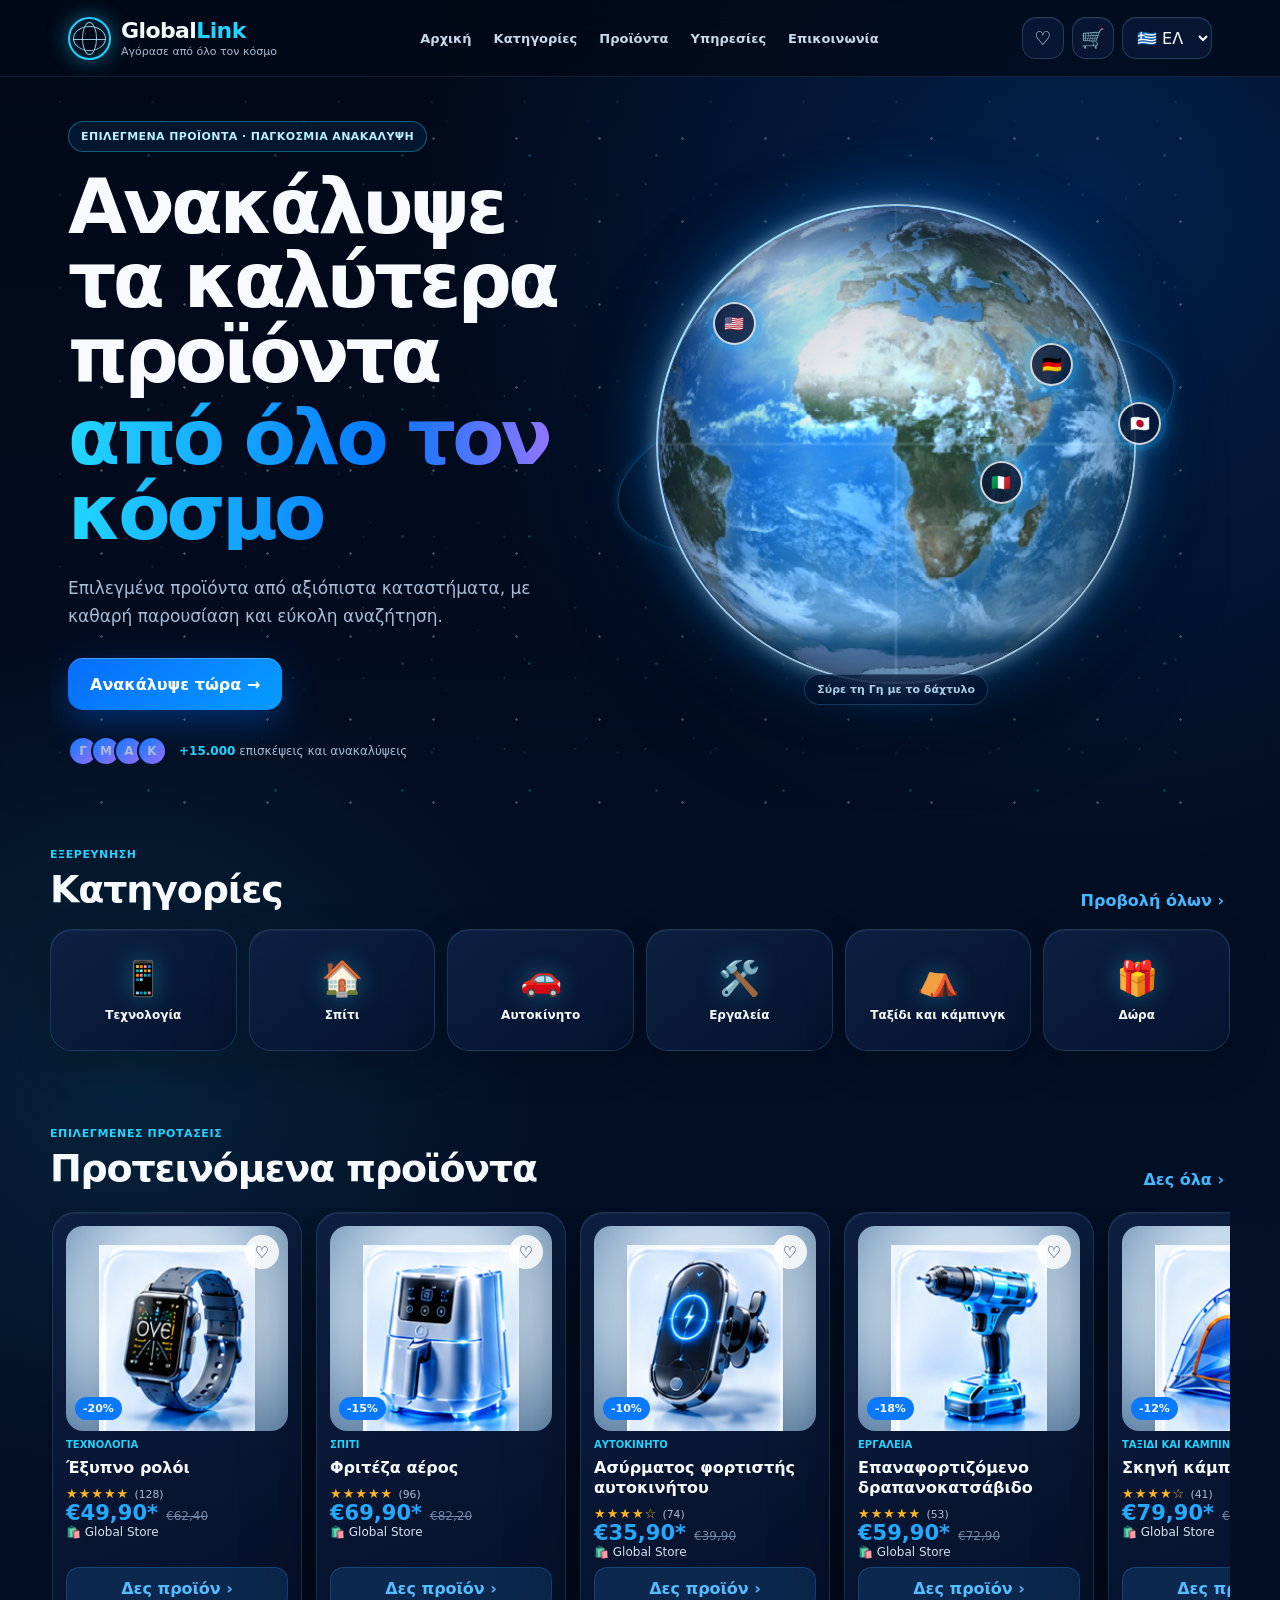
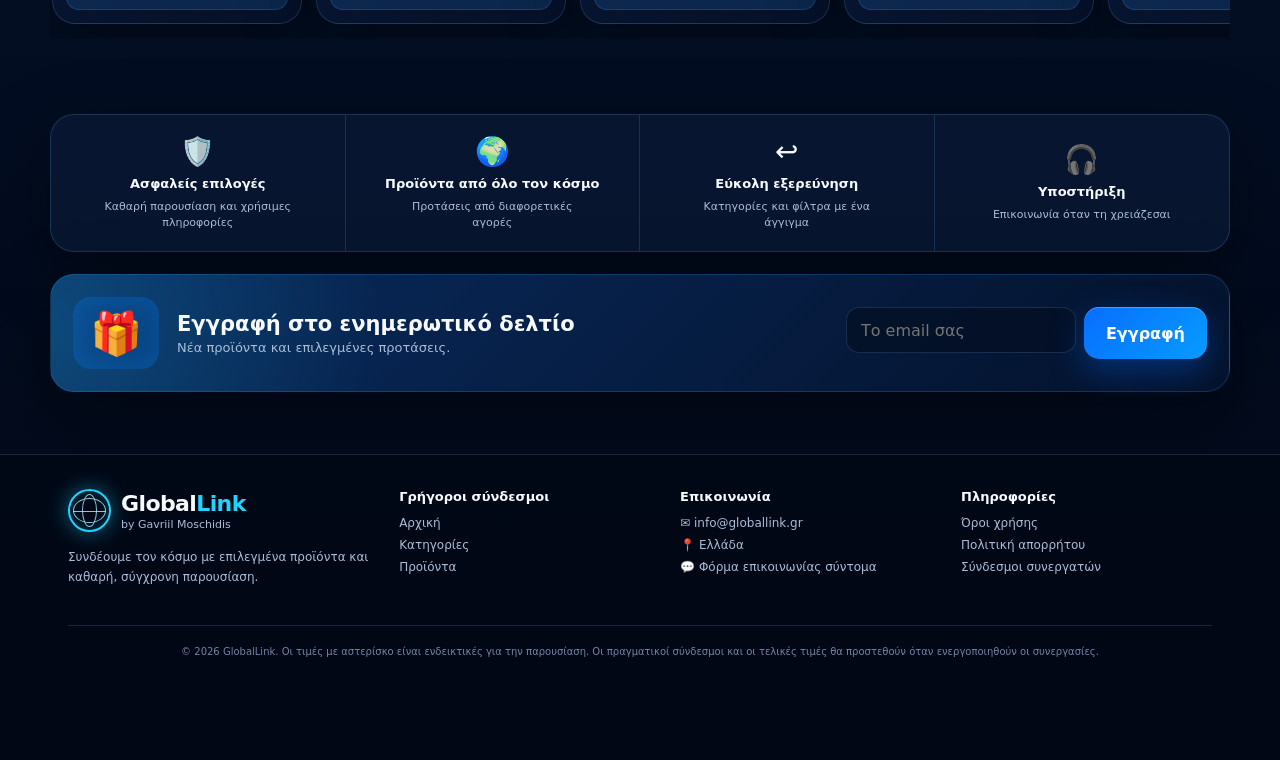
<file: index-backup-20260719-184105.html>
<!DOCTYPE html>
<html lang="el">
<head>
  <meta charset="UTF-8">
  <meta name="viewport" content="width=device-width, initial-scale=1, viewport-fit=cover">
  <meta name="theme-color" content="#020b1f">
  <meta name="description" content="GlobalLink — επιλεγμένα προϊόντα από όλο τον κόσμο.">
  <title>GlobalLink — Shop the world</title>
  <style>
    :root {
      --bg: #020918;
      --panel: rgba(10, 25, 54, .88);
      --panel-2: rgba(15, 34, 70, .78);
      --line: rgba(105, 190, 255, .18);
      --text: #f7fbff;
      --muted: #a9bdd7;
      --blue: #0b78ff;
      --cyan: #22d3ff;
      --purple: #9a6cff;
      --gold: #ffb423;
      --green: #27d67b;
      --shadow: 0 22px 70px rgba(0, 0, 0, .38);
      --radius: 24px;
    }

    * { box-sizing: border-box; }
    html { scroll-behavior: smooth; background: var(--bg); }
    body {
      margin: 0;
      min-width: 300px;
      color: var(--text);
      font-family: Inter, ui-sans-serif, system-ui, -apple-system, BlinkMacSystemFont, "Segoe UI", Arial, sans-serif;
      background:
        radial-gradient(circle at 85% 8%, rgba(0, 119, 255, .22), transparent 28%),
        radial-gradient(circle at 10% 45%, rgba(34, 211, 255, .10), transparent 24%),
        linear-gradient(180deg, #020817 0%, #031027 55%, #020817 100%);
      overflow-x: hidden;
    }

    button, select, input { font: inherit; }
    button, a, select { -webkit-tap-highlight-color: transparent; }
    button { touch-action: manipulation; }
    img { max-width: 100%; }

    .shell { width: min(1180px, 100%); margin: 0 auto; padding: 0 18px; }

    .topbar {
      position: sticky;
      top: 0;
      z-index: 1000;
      background: rgba(2, 9, 24, .78);
      border-bottom: 1px solid rgba(130, 202, 255, .12);
      backdrop-filter: blur(20px);
      -webkit-backdrop-filter: blur(20px);
    }

    .nav {
      min-height: 76px;
      display: grid;
      grid-template-columns: auto 1fr auto;
      align-items: center;
      gap: 18px;
    }

    .brand {
      display: inline-flex;
      align-items: center;
      gap: 10px;
      color: var(--text);
      text-decoration: none;
      min-width: 0;
    }

    .brand-globe {
      position: relative;
      width: 43px;
      height: 43px;
      flex: 0 0 43px;
      border: 2px solid var(--cyan);
      border-radius: 50%;
      box-shadow: 0 0 22px rgba(34, 211, 255, .45), inset 0 0 12px rgba(34, 211, 255, .25);
    }

    .brand-globe::before,
    .brand-globe::after {
      content: "";
      position: absolute;
      inset: 7px 3px;
      border: 1px solid rgba(167, 231, 255, .85);
      border-radius: 50%;
    }
    .brand-globe::after { inset: 3px 12px; }
    .brand-globe span {
      position: absolute;
      left: 3px;
      right: 3px;
      top: 20px;
      height: 1px;
      background: rgba(167, 231, 255, .85);
    }

    .brand-copy strong { display: block; font-size: 22px; letter-spacing: -.6px; }
    .brand-copy strong em { color: var(--cyan); font-style: normal; }
    .brand-copy small { display: block; margin-top: 2px; color: var(--muted); font-size: 11px; }

    .desktop-links { display: flex; justify-content: center; gap: 22px; }
    .desktop-links a {
      color: #c7d8ec;
      text-decoration: none;
      font-size: 13px;
      font-weight: 750;
      transition: color .2s ease, transform .2s ease;
    }
    .desktop-links a:hover,
    .desktop-links a:focus-visible { color: var(--cyan); transform: translateY(-1px); outline: none; }

    .nav-actions { display: flex; align-items: center; justify-content: flex-end; gap: 8px; }
    .icon-btn, .language {
      height: 42px;
      border: 1px solid rgba(139, 205, 255, .20);
      border-radius: 14px;
      color: var(--text);
      background: rgba(12, 29, 59, .72);
      box-shadow: inset 0 1px 0 rgba(255, 255, 255, .06);
    }
    .icon-btn {
      width: 42px;
      display: grid;
      place-items: center;
      cursor: pointer;
      font-size: 19px;
    }
    .icon-btn:hover, .icon-btn:focus-visible { border-color: var(--cyan); color: var(--cyan); outline: none; }
    .language { padding: 0 10px; cursor: pointer; }
    .menu-btn { display: none; }

    .mobile-menu {
      display: none;
      padding: 0 18px 14px;
      grid-template-columns: 1fr 1fr;
      gap: 8px;
    }
    .mobile-menu.open { display: grid; }
    .mobile-menu a {
      padding: 12px;
      border: 1px solid var(--line);
      border-radius: 14px;
      color: var(--text);
      text-align: center;
      text-decoration: none;
      background: rgba(12, 29, 59, .88);
      font-size: 12px;
      font-weight: 800;
    }

    .hero {
      position: relative;
      min-height: 610px;
      display: grid;
      grid-template-columns: minmax(0, .88fr) minmax(420px, 1.12fr);
      align-items: center;
      gap: 16px;
      overflow: hidden;
      isolation: isolate;
    }

    .stars,
    .stars::before,
    .stars::after {
      position: absolute;
      inset: 0;
      content: "";
      pointer-events: none;
      background-image:
        radial-gradient(circle, rgba(255,255,255,.75) 0 1px, transparent 1.5px),
        radial-gradient(circle, rgba(34,211,255,.60) 0 1px, transparent 1.7px);
      background-size: 83px 83px, 127px 127px;
      background-position: 10px 20px, 35px 15px;
      opacity: .35;
      z-index: -1;
    }
    .stars::before { transform: translateX(40px) scale(.85); opacity: .45; }
    .stars::after { transform: translateX(-70px) scale(1.12); opacity: .22; }

    .hero-copy { position: relative; z-index: 10; padding: 44px 0; }
    .eyebrow {
      width: fit-content;
      margin-bottom: 18px;
      padding: 8px 12px;
      border: 1px solid rgba(34, 211, 255, .38);
      border-radius: 999px;
      color: #b9efff;
      background: rgba(0, 134, 255, .10);
      font-size: 11px;
      font-weight: 900;
      letter-spacing: .4px;
    }
    .hero h1 {
      max-width: 560px;
      margin: 0;
      font-size: clamp(44px, 6vw, 76px);
      line-height: .98;
      letter-spacing: -3.8px;
    }
    .hero h1 span {
      display: block;
      margin-top: 8px;
      color: transparent;
      background: linear-gradient(90deg, #21d7ff, #0876ff 65%, #9e75ff);
      -webkit-background-clip: text;
      background-clip: text;
    }
    .hero-copy > p {
      max-width: 500px;
      margin: 24px 0 28px;
      color: var(--muted);
      font-size: 17px;
      line-height: 1.65;
    }
    .primary-btn {
      min-height: 52px;
      padding: 0 22px;
      border: 0;
      border-radius: 15px;
      color: white;
      cursor: pointer;
      font-weight: 900;
      background: linear-gradient(135deg, #086dff, #079cff);
      box-shadow: 0 12px 34px rgba(0, 105, 255, .35), inset 0 1px 0 rgba(255,255,255,.28);
      transition: transform .2s ease, box-shadow .2s ease;
    }
    .primary-btn:hover, .primary-btn:focus-visible { transform: translateY(-2px); box-shadow: 0 16px 40px rgba(0, 120, 255, .45); outline: none; }

    .social-proof { margin-top: 26px; display: flex; align-items: center; gap: 12px; color: var(--muted); font-size: 12px; }
    .avatars { display: flex; }
    .avatar {
      width: 30px;
      height: 30px;
      margin-left: -7px;
      display: grid;
      place-items: center;
      border: 2px solid #06122b;
      border-radius: 50%;
      background: linear-gradient(135deg, #0c7cff, #9a6cff);
      font-size: 12px;
      font-weight: 900;
    }
    .avatar:first-child { margin-left: 0; }
    .social-proof strong { color: var(--cyan); }

    .globe-stage {
      position: relative;
      min-height: 590px;
      display: grid;
      place-items: center;
      touch-action: none;
      user-select: none;
    }
    .globe-aura {
      position: absolute;
      width: min(560px, 94%);
      aspect-ratio: 1;
      border-radius: 50%;
      background: radial-gradient(circle, rgba(25, 155, 255, .30), rgba(4, 27, 71, .10) 55%, transparent 72%);
      filter: blur(3px);
      animation: auraPulse 3.6s ease-in-out infinite;
    }
    .orbit, .orbit::before, .orbit::after {
      position: absolute;
      width: min(570px, 96%);
      aspect-ratio: 1;
      border: 1px solid rgba(45, 195, 255, .34);
      border-radius: 50%;
      transform: rotate(-13deg) scaleY(.34);
      box-shadow: 0 0 18px rgba(0, 171, 255, .26);
      pointer-events: none;
      content: "";
    }
    .orbit::before { inset: -1px; transform: rotate(63deg) scaleY(.58); }
    .orbit::after { inset: -1px; transform: rotate(118deg) scaleY(.72); }

    .globe-shell {
      position: relative;
      width: min(480px, 82vw);
      aspect-ratio: 1;
      border: 2px solid rgba(212, 250, 255, .75);
      border-radius: 50%;
      overflow: hidden;
      background: radial-gradient(circle at 32% 25%, #4fd9ff 0%, #0f7ee6 38%, #063b9e 65%, #010d39 100%);
      box-shadow:
        inset 22px 18px 40px rgba(255,255,255,.17),
        inset -35px -28px 65px rgba(0, 5, 35, .72),
        0 0 18px rgba(255,255,255,.40),
        0 0 65px rgba(0, 144, 255, .55),
        0 45px 90px rgba(0, 0, 0, .52);
      z-index: 4;
      cursor: grab;
    }
    .globe-shell:active { cursor: grabbing; }
    #earthCanvas { width: 100%; height: 100%; display: block; }
    .globe-shine {
      position: absolute;
      inset: 0;
      border-radius: 50%;
      pointer-events: none;
      background:
        radial-gradient(circle at 27% 17%, rgba(255,255,255,.45), transparent 24%),
        radial-gradient(circle at 70% 78%, transparent 42%, rgba(0,0,35,.55) 100%);
      z-index: 7;
    }
    .globe-grid {
      position: absolute;
      inset: 0;
      border-radius: 50%;
      opacity: .18;
      pointer-events: none;
      background:
        linear-gradient(90deg, transparent 49.5%, #c9f5ff 50%, transparent 50.5%),
        linear-gradient(0deg, transparent 49.5%, #c9f5ff 50%, transparent 50.5%);
      z-index: 6;
    }
    .drag-hint {
      position: absolute;
      bottom: 34px;
      z-index: 12;
      padding: 8px 12px;
      border: 1px solid rgba(116, 204, 255, .25);
      border-radius: 999px;
      color: #c5eaff;
      background: rgba(1, 13, 40, .72);
      backdrop-filter: blur(12px);
      font-size: 11px;
      font-weight: 800;
      pointer-events: none;
      opacity: .85;
    }

    .hotspot {
      position: absolute;
      z-index: 12;
      width: 43px;
      height: 43px;
      display: grid;
      place-items: center;
      border: 2px solid rgba(255,255,255,.8);
      border-radius: 50%;
      color: white;
      background: rgba(5, 20, 50, .78);
      box-shadow: 0 0 0 6px rgba(27, 174, 255, .12), 0 0 24px rgba(27, 174, 255, .65);
      animation: hotspotPulse 2.4s ease-in-out infinite;
      cursor: pointer;
    }
    .hotspot:hover, .hotspot:focus-visible { transform: scale(1.1); outline: none; }
    .hotspot.us { left: 21%; top: 26%; }
    .hotspot.de { right: 22%; top: 33%; animation-delay: .4s; }
    .hotspot.it { right: 30%; top: 53%; animation-delay: .8s; }
    .hotspot.jp { right: 8%; top: 43%; animation-delay: 1.2s; }

    .section { padding: 38px 0; }
    .section-head { display: flex; align-items: end; justify-content: space-between; gap: 14px; margin-bottom: 18px; }
    .section h2 { margin: 0; font-size: clamp(25px, 4vw, 38px); letter-spacing: -1.2px; }
    .section-kicker { margin: 0 0 6px; color: var(--cyan); font-size: 11px; font-weight: 900; letter-spacing: .6px; text-transform: uppercase; }
    .link-btn {
      border: 0;
      color: #44b8ff;
      background: transparent;
      cursor: pointer;
      font-weight: 850;
      white-space: nowrap;
    }

    .categories {
      display: grid;
      grid-template-columns: repeat(6, minmax(0, 1fr));
      gap: 12px;
    }
    .category-card {
      min-height: 122px;
      padding: 14px 8px;
      display: grid;
      place-items: center;
      align-content: center;
      gap: 10px;
      border: 1px solid var(--line);
      border-radius: 22px;
      color: var(--text);
      background: linear-gradient(145deg, rgba(15, 34, 70, .88), rgba(5, 19, 45, .92));
      box-shadow: inset 0 1px 0 rgba(255,255,255,.05), 0 14px 40px rgba(0,0,0,.20);
      cursor: pointer;
      transition: transform .22s ease, border-color .22s ease, box-shadow .22s ease;
    }
    .category-card:hover, .category-card:focus-visible, .category-card.active {
      transform: translateY(-4px);
      border-color: rgba(34, 211, 255, .75);
      box-shadow: 0 0 0 1px rgba(34,211,255,.12), 0 18px 45px rgba(0, 100, 255, .25), inset 0 1px 0 rgba(255,255,255,.09);
      outline: none;
    }
    .category-icon { font-size: 34px; filter: drop-shadow(0 0 12px rgba(34, 211, 255, .35)); }
    .category-card strong { font-size: 12px; text-align: center; }

    .products {
      display: grid;
      grid-auto-flow: column;
      grid-auto-columns: minmax(250px, 1fr);
      gap: 14px;
      overflow-x: auto;
      padding: 4px 2px 14px;
      scroll-snap-type: x mandatory;
      scrollbar-width: thin;
      scrollbar-color: rgba(25,140,255,.55) transparent;
    }
    .product-card {
      position: relative;
      min-height: 395px;
      padding: 13px;
      display: grid;
      grid-template-rows: 205px auto auto 1fr auto;
      gap: 8px;
      border: 1px solid var(--line);
      border-radius: 23px;
      background: linear-gradient(155deg, rgba(14, 32, 66, .95), rgba(5, 17, 42, .96));
      box-shadow: var(--shadow), inset 0 1px 0 rgba(255,255,255,.05);
      overflow: hidden;
      scroll-snap-align: start;
      transition: transform .22s ease, border-color .22s ease;
    }
    .product-card:hover { transform: translateY(-5px); border-color: rgba(67, 183, 255, .55); }
    .product-card.hidden { display: none; }
    .product-image-wrap {
      position: relative;
      display: grid;
      place-items: center;
      border-radius: 17px;
      overflow: hidden;
      background:
        radial-gradient(circle at 50% 40%, rgba(255,255,255,.95), rgba(211,231,248,.94) 46%, rgba(132,178,215,.70) 100%);
    }
    .product-image-wrap::after {
      content: "";
      position: absolute;
      top: -30%;
      left: -65%;
      width: 36%;
      height: 160%;
      background: linear-gradient(90deg, transparent, rgba(255,255,255,.45), transparent);
      transform: rotate(20deg);
      transition: left .65s ease;
    }
    .product-card:hover .product-image-wrap::after { left: 130%; }
    .product-image { width: 84%; height: 84%; object-fit: contain; filter: drop-shadow(0 16px 15px rgba(1, 12, 35, .22)); }
    .heart {
      position: absolute;
      top: 22px;
      right: 22px;
      z-index: 4;
      width: 34px;
      height: 34px;
      border: 1px solid rgba(255,255,255,.30);
      border-radius: 50%;
      color: #09244d;
      background: rgba(255,255,255,.85);
      cursor: pointer;
    }
    .heart.active { color: #ff3d7f; }
    .discount {
      position: absolute;
      left: 22px;
      top: 184px;
      z-index: 4;
      padding: 5px 8px;
      border-radius: 999px;
      background: #0b79ff;
      font-size: 11px;
      font-weight: 900;
    }
    .product-category { color: var(--cyan); font-size: 10px; font-weight: 900; text-transform: uppercase; }
    .product-card h3 { margin: 0; font-size: 16px; line-height: 1.25; }
    .rating { color: var(--gold); font-size: 13px; letter-spacing: 1px; }
    .rating small { color: var(--muted); letter-spacing: 0; }
    .price { display: flex; align-items: baseline; gap: 8px; }
    .price strong { color: #25a8ff; font-size: 21px; }
    .price del { color: #7186a4; font-size: 12px; }
    .store { color: #d4e0ef; font-size: 12px; }
    .product-btn {
      min-height: 43px;
      border: 1px solid rgba(39, 159, 255, .24);
      border-radius: 13px;
      color: #55bdff;
      background: rgba(17, 49, 92, .70);
      cursor: pointer;
      font-weight: 900;
    }
    .product-btn:hover, .product-btn:focus-visible { border-color: var(--cyan); color: white; background: linear-gradient(135deg, #086dff, #079cff); outline: none; }

    .benefits {
      display: grid;
      grid-template-columns: repeat(4, minmax(0, 1fr));
      border: 1px solid var(--line);
      border-radius: 24px;
      background: rgba(10, 26, 55, .72);
      overflow: hidden;
      box-shadow: var(--shadow);
    }
    .benefit { min-height: 125px; padding: 20px 15px; display: grid; place-items: center; align-content: center; gap: 8px; text-align: center; border-right: 1px solid var(--line); }
    .benefit:last-child { border-right: 0; }
    .benefit span { font-size: 28px; }
    .benefit strong { font-size: 13px; }
    .benefit small { max-width: 190px; color: var(--muted); font-size: 11px; line-height: 1.45; }

    .newsletter {
      margin-top: 22px;
      padding: 22px;
      display: grid;
      grid-template-columns: auto 1fr auto;
      align-items: center;
      gap: 18px;
      border: 1px solid rgba(46, 174, 255, .20);
      border-radius: 24px;
      background:
        radial-gradient(circle at 0 50%, rgba(34,211,255,.18), transparent 28%),
        linear-gradient(135deg, rgba(9, 47, 102, .92), rgba(4, 18, 43, .96));
      box-shadow: var(--shadow);
    }
    .gift-box { width: 86px; height: 72px; display: grid; place-items: center; border-radius: 18px; font-size: 42px; background: rgba(0, 105, 255, .16); box-shadow: inset 0 0 25px rgba(0, 149, 255, .22); }
    .newsletter h3 { margin: 0 0 4px; font-size: 21px; }
    .newsletter p { margin: 0; color: var(--muted); font-size: 13px; }
    .newsletter-form { display: flex; gap: 8px; }
    .newsletter-form input {
      min-width: 220px;
      height: 46px;
      padding: 0 14px;
      border: 1px solid var(--line);
      border-radius: 13px;
      outline: none;
      color: var(--text);
      background: rgba(3, 14, 35, .72);
    }
    .newsletter-form input:focus { border-color: var(--cyan); box-shadow: 0 0 0 4px rgba(34,211,255,.08); }

    footer { margin-top: 24px; padding: 34px 0 100px; border-top: 1px solid var(--line); background: rgba(1, 7, 20, .72); }
    .footer-grid { display: grid; grid-template-columns: 1.2fr repeat(3, 1fr); gap: 30px; }
    .footer-brand p { max-width: 320px; color: var(--muted); font-size: 12px; line-height: 1.6; }
    .footer-col strong { display: block; margin-bottom: 12px; font-size: 13px; }
    .footer-col a, .footer-col span { display: block; margin: 8px 0; color: var(--muted); text-decoration: none; font-size: 12px; }
    .footer-note { margin-top: 26px; padding-top: 18px; border-top: 1px solid var(--line); color: #7186a4; font-size: 10px; text-align: center; line-height: 1.6; }

    .bottom-nav {
      display: none;
      position: fixed;
      z-index: 1200;
      left: 10px;
      right: 10px;
      bottom: max(10px, env(safe-area-inset-bottom));
      min-height: 66px;
      grid-template-columns: repeat(5, 1fr);
      border: 1px solid rgba(114, 196, 255, .20);
      border-radius: 20px;
      background: rgba(2, 12, 32, .90);
      backdrop-filter: blur(20px);
      -webkit-backdrop-filter: blur(20px);
      box-shadow: 0 18px 50px rgba(0,0,0,.55);
      overflow: hidden;
    }
    .bottom-nav a {
      display: grid;
      place-items: center;
      align-content: center;
      gap: 3px;
      color: #8194ae;
      text-decoration: none;
      font-size: 9px;
      font-weight: 750;
    }
    .bottom-nav a span { font-size: 20px; }
    .bottom-nav a.active { color: #2aaeff; }

    .toast {
      position: fixed;
      z-index: 2000;
      left: 50%;
      bottom: 92px;
      width: min(430px, calc(100% - 28px));
      padding: 13px 16px;
      border: 1px solid rgba(92, 193, 255, .28);
      border-radius: 16px;
      color: white;
      text-align: center;
      background: rgba(3, 20, 51, .94);
      backdrop-filter: blur(18px);
      box-shadow: 0 18px 50px rgba(0,0,0,.45);
      opacity: 0;
      pointer-events: none;
      transform: translate(-50%, 15px);
      transition: opacity .22s ease, transform .22s ease;
      font-size: 12px;
      font-weight: 800;
    }
    .toast.show { opacity: 1; transform: translate(-50%, 0); }

    @keyframes auraPulse { 50% { transform: scale(1.06); opacity: .78; } }
    @keyframes hotspotPulse { 50% { box-shadow: 0 0 0 10px rgba(27,174,255,.08), 0 0 34px rgba(27,174,255,.78); } }

    @media (max-width: 920px) {
      .desktop-links { display: none; }
      .menu-btn { display: grid; }
      .hero { grid-template-columns: 1fr 1fr; min-height: 560px; }
      .hero h1 { font-size: clamp(40px, 7vw, 60px); }
      .globe-stage { min-height: 520px; }
      .categories { grid-template-columns: repeat(3, 1fr); }
      .footer-grid { grid-template-columns: 1.2fr 1fr 1fr; }
      .footer-grid .footer-col:last-child { display: none; }
    }

    @media (max-width: 700px) {
      .shell { padding: 0 12px; }
      .nav { min-height: 64px; grid-template-columns: 1fr auto; gap: 8px; }
      .brand-globe { width: 37px; height: 37px; flex-basis: 37px; }
      .brand-globe span { top: 17px; }
      .brand-copy strong { font-size: 18px; }
      .brand-copy small { font-size: 8px; }
      .nav-actions { gap: 5px; }
      .icon-btn, .language { height: 36px; border-radius: 12px; }
      .icon-btn { width: 36px; font-size: 16px; }
      .language { width: 67px; padding: 0 4px; font-size: 9px; }
      .desktop-links { display: none; }

      .hero {
        min-height: auto;
        padding: 22px 0 8px;
        grid-template-columns: 1fr;
        gap: 0;
      }
      .hero-copy { padding: 18px 4px 0; z-index: 20; }
      .eyebrow { margin-bottom: 12px; padding: 6px 9px; font-size: 8px; }
      .hero h1 { max-width: 360px; font-size: clamp(35px, 10.5vw, 52px); line-height: 1.02; letter-spacing: -2.2px; }
      .hero-copy > p { max-width: 320px; margin: 15px 0 18px; font-size: 13px; line-height: 1.5; }
      .primary-btn { min-height: 46px; padding: 0 18px; font-size: 13px; }
      .social-proof { margin-top: 16px; font-size: 10px; }

      .globe-stage { min-height: 390px; margin-top: -18px; }
      .globe-shell { width: min(370px, 88vw); }
      .orbit { width: min(410px, 98vw); }
      .globe-aura { width: min(410px, 98vw); }
      .drag-hint { bottom: 8px; font-size: 9px; }
      .hotspot { width: 34px; height: 34px; font-size: 15px; }
      .hotspot.us { left: 14%; top: 25%; }
      .hotspot.de { right: 16%; top: 34%; }
      .hotspot.it { right: 24%; top: 54%; }
      .hotspot.jp { right: 2%; top: 44%; }

      .section { padding: 26px 0; }
      .section-head { align-items: center; margin-bottom: 13px; }
      .section h2 { font-size: 23px; }
      .section-kicker { font-size: 9px; }
      .link-btn { font-size: 11px; }
      .categories { grid-template-columns: repeat(3, 1fr); gap: 8px; }
      .category-card { min-height: 92px; padding: 10px 5px; gap: 6px; border-radius: 17px; }
      .category-icon { font-size: 26px; }
      .category-card strong { font-size: 9px; }

      .products { grid-auto-columns: 74vw; gap: 10px; }
      .product-card { min-height: 370px; grid-template-rows: 185px auto auto 1fr auto; padding: 10px; border-radius: 20px; }
      .discount { top: 164px; left: 18px; }
      .heart { top: 18px; right: 18px; }

      .benefits { grid-template-columns: repeat(2, 1fr); }
      .benefit { min-height: 112px; padding: 14px 8px; border-bottom: 1px solid var(--line); }
      .benefit:nth-child(2) { border-right: 0; }
      .benefit:nth-child(3), .benefit:nth-child(4) { border-bottom: 0; }

      .newsletter { padding: 16px; grid-template-columns: 58px 1fr; gap: 12px; }
      .gift-box { width: 58px; height: 58px; font-size: 31px; border-radius: 15px; }
      .newsletter h3 { font-size: 16px; }
      .newsletter p { font-size: 10px; }
      .newsletter-form { grid-column: 1 / -1; }
      .newsletter-form input { min-width: 0; width: 100%; }
      .newsletter-form .primary-btn { flex: 0 0 auto; }

      footer { padding-bottom: 105px; }
      .footer-grid { grid-template-columns: 1fr 1fr; gap: 22px; }
      .footer-brand { grid-column: 1 / -1; }
      .footer-grid .footer-col:nth-child(4) { display: none; }
      .bottom-nav { display: grid; }
    }

    @media (max-width: 380px) {
      .shell { padding: 0 9px; }
      .brand-copy small { display: none; }
      .brand-copy strong { font-size: 16px; }
      .language { width: 59px; }
      .hero h1 { font-size: 34px; }
      .globe-stage { min-height: 350px; }
      .categories { gap: 6px; }
      .category-card { min-height: 84px; }
      .products { grid-auto-columns: 82vw; }
    }

    @media (prefers-reduced-motion: reduce) {
      *, *::before, *::after { animation-duration: .01ms !important; animation-iteration-count: 1 !important; scroll-behavior: auto !important; }
    }
  </style>
</head>
<body>
  <header class="topbar">
    <div class="shell nav">
      <a class="brand" href="#home" aria-label="GlobalLink αρχική">
        <span class="brand-globe" aria-hidden="true"><span></span></span>
        <span class="brand-copy">
          <strong>Global<em>Link</em></strong>
          <small data-el="Αγόρασε από όλο τον κόσμο" data-en="Shop the world">Αγόρασε από όλο τον κόσμο</small>
        </span>
      </a>

      <nav class="desktop-links" aria-label="Κύριο μενού">
        <a href="#home" data-el="Αρχική" data-en="Home">Αρχική</a>
        <a href="#categories" data-el="Κατηγορίες" data-en="Categories">Κατηγορίες</a>
        <a href="#products" data-el="Προϊόντα" data-en="Products">Προϊόντα</a>
        <a href="#benefits" data-el="Υπηρεσίες" data-en="Services">Υπηρεσίες</a>
        <a href="#contact" data-el="Επικοινωνία" data-en="Contact">Επικοινωνία</a>
      </nav>

      <div class="nav-actions">
        <button class="icon-btn" id="favoriteTop" type="button" aria-label="Αγαπημένα">♡</button>
        <button class="icon-btn" id="cartTop" type="button" aria-label="Καλάθι">🛒</button>
        <select class="language" id="language" aria-label="Γλώσσα">
          <option value="el">🇬🇷 ΕΛ</option>
          <option value="en">🇬🇧 EN</option>
        </select>
        <button class="icon-btn menu-btn" id="menuButton" type="button" aria-label="Μενού">☰</button>
      </div>
    </div>

    <nav class="mobile-menu" id="mobileMenu" aria-label="Μενού κινητού">
      <a href="#home" data-el="Αρχική" data-en="Home">Αρχική</a>
      <a href="#categories" data-el="Κατηγορίες" data-en="Categories">Κατηγορίες</a>
      <a href="#products" data-el="Προϊόντα" data-en="Products">Προϊόντα</a>
      <a href="#contact" data-el="Επικοινωνία" data-en="Contact">Επικοινωνία</a>
    </nav>
  </header>

  <main>
    <section class="shell hero" id="home">
      <div class="stars" aria-hidden="true"></div>
      <div class="hero-copy">
        <div class="eyebrow" data-el="ΕΠΙΛΕΓΜΕΝΑ ΠΡΟΪΟΝΤΑ · ΠΑΓΚΟΣΜΙΑ ΑΝΑΚΑΛΥΨΗ" data-en="SELECTED PRODUCTS · GLOBAL DISCOVERY">ΕΠΙΛΕΓΜΕΝΑ ΠΡΟΪΟΝΤΑ · ΠΑΓΚΟΣΜΙΑ ΑΝΑΚΑΛΥΨΗ</div>
        <h1 data-el="Ανακάλυψε τα καλύτερα προϊόντα" data-en="Discover the best products">Ανακάλυψε τα καλύτερα προϊόντα</h1>
        <h1><span data-el="από όλο τον κόσμο" data-en="from around the world">από όλο τον κόσμο</span></h1>
        <p data-el="Επιλεγμένα προϊόντα από αξιόπιστα καταστήματα, με καθαρή παρουσίαση και εύκολη αναζήτηση." data-en="Selected products from trusted stores, with clear presentation and easy discovery.">Επιλεγμένα προϊόντα από αξιόπιστα καταστήματα, με καθαρή παρουσίαση και εύκολη αναζήτηση.</p>
        <button class="primary-btn" type="button" id="discoverButton" data-el="Ανακάλυψε τώρα  →" data-en="Discover now  →">Ανακάλυψε τώρα →</button>
        <div class="social-proof">
          <div class="avatars" aria-hidden="true">
            <span class="avatar">Γ</span><span class="avatar">Μ</span><span class="avatar">Α</span><span class="avatar">Κ</span>
          </div>
          <span><strong>+15.000</strong> <span data-el="επισκέψεις και ανακαλύψεις" data-en="visits and discoveries">επισκέψεις και ανακαλύψεις</span></span>
        </div>
      </div>

      <div class="globe-stage" id="globeStage" aria-label="Διαδραστική περιστρεφόμενη Γη">
        <div class="globe-aura" aria-hidden="true"></div>
        <div class="orbit" aria-hidden="true"></div>
        <div class="globe-shell" id="globeShell">
          <canvas id="earthCanvas" aria-label="Περιστρεφόμενη Γη"></canvas>
          <span class="globe-grid" aria-hidden="true"></span>
          <span class="globe-shine" aria-hidden="true"></span>
        </div>
        <button class="hotspot us" type="button" data-country="Ηνωμένες Πολιτείες" data-country-en="United States" aria-label="Ηνωμένες Πολιτείες">🇺🇸</button>
        <button class="hotspot de" type="button" data-country="Γερμανία" data-country-en="Germany" aria-label="Γερμανία">🇩🇪</button>
        <button class="hotspot it" type="button" data-country="Ιταλία" data-country-en="Italy" aria-label="Ιταλία">🇮🇹</button>
        <button class="hotspot jp" type="button" data-country="Ιαπωνία" data-country-en="Japan" aria-label="Ιαπωνία">🇯🇵</button>
        <div class="drag-hint" data-el="Σύρε τη Γη με το δάχτυλο" data-en="Drag the Earth with your finger">Σύρε τη Γη με το δάχτυλο</div>
      </div>
    </section>

    <section class="shell section" id="categories">
      <div class="section-head">
        <div><p class="section-kicker" data-el="Εξερεύνηση" data-en="Explore">Εξερεύνηση</p><h2 data-el="Κατηγορίες" data-en="Categories">Κατηγορίες</h2></div>
        <button class="link-btn" id="allCategories" type="button" data-el="Προβολή όλων  ›" data-en="View all  ›">Προβολή όλων ›</button>
      </div>
      <div class="categories">
        <button class="category-card" type="button" data-category="technology"><span class="category-icon">📱</span><strong data-el="Τεχνολογία" data-en="Technology">Τεχνολογία</strong></button>
        <button class="category-card" type="button" data-category="home"><span class="category-icon">🏠</span><strong data-el="Σπίτι" data-en="Home">Σπίτι</strong></button>
        <button class="category-card" type="button" data-category="car"><span class="category-icon">🚗</span><strong data-el="Αυτοκίνητο" data-en="Car">Αυτοκίνητο</strong></button>
        <button class="category-card" type="button" data-category="tools"><span class="category-icon">🛠️</span><strong data-el="Εργαλεία" data-en="Tools">Εργαλεία</strong></button>
        <button class="category-card" type="button" data-category="travel"><span class="category-icon">⛺</span><strong data-el="Ταξίδι και κάμπινγκ" data-en="Travel and camping">Ταξίδι και κάμπινγκ</strong></button>
        <button class="category-card" type="button" data-category="gifts"><span class="category-icon">🎁</span><strong data-el="Δώρα" data-en="Gifts">Δώρα</strong></button>
      </div>
    </section>

    <section class="shell section" id="products">
      <div class="section-head">
        <div><p class="section-kicker" data-el="Επιλεγμένες προτάσεις" data-en="Selected picks">Επιλεγμένες προτάσεις</p><h2 id="productsTitle" data-el="Προτεινόμενα προϊόντα" data-en="Recommended products">Προτεινόμενα προϊόντα</h2></div>
        <button class="link-btn" id="showAllProducts" type="button" data-el="Δες όλα  ›" data-en="See all  ›">Δες όλα ›</button>
      </div>

      <div class="products" id="productGrid">
        <article class="product-card" data-category="technology">
          <button class="heart" type="button" aria-label="Αγαπημένο">♡</button><span class="discount">-20%</span>
          <div class="product-image-wrap"><img class="product-image" src="assets/products/smartwatch.png" alt="Έξυπνο ρολόι" loading="lazy"></div>
          <span class="product-category" data-el="Τεχνολογία" data-en="Technology">Τεχνολογία</span>
          <h3 data-el="Έξυπνο ρολόι" data-en="Smartwatch">Έξυπνο ρολόι</h3>
          <div><div class="rating">★★★★★ <small>(128)</small></div><div class="price"><strong>€49,90*</strong><del>€62,40</del></div><div class="store">🛍️ Global Store</div></div>
          <button class="product-btn" type="button" data-el="Δες προϊόν  ›" data-en="View product  ›">Δες προϊόν ›</button>
        </article>

        <article class="product-card" data-category="home">
          <button class="heart" type="button" aria-label="Αγαπημένο">♡</button><span class="discount">-15%</span>
          <div class="product-image-wrap"><img class="product-image" src="assets/products/air-fryer.png" alt="Φριτέζα αέρος" loading="lazy"></div>
          <span class="product-category" data-el="Σπίτι" data-en="Home">Σπίτι</span>
          <h3 data-el="Φριτέζα αέρος" data-en="Air fryer">Φριτέζα αέρος</h3>
          <div><div class="rating">★★★★★ <small>(96)</small></div><div class="price"><strong>€69,90*</strong><del>€82,20</del></div><div class="store">🛍️ Global Store</div></div>
          <button class="product-btn" type="button" data-el="Δες προϊόν  ›" data-en="View product  ›">Δες προϊόν ›</button>
        </article>

        <article class="product-card" data-category="car">
          <button class="heart" type="button" aria-label="Αγαπημένο">♡</button><span class="discount">-10%</span>
          <div class="product-image-wrap"><img class="product-image" src="assets/products/car-charger.png" alt="Φορτιστής αυτοκινήτου" loading="lazy"></div>
          <span class="product-category" data-el="Αυτοκίνητο" data-en="Car">Αυτοκίνητο</span>
          <h3 data-el="Ασύρματος φορτιστής αυτοκινήτου" data-en="Wireless car charger">Ασύρματος φορτιστής αυτοκινήτου</h3>
          <div><div class="rating">★★★★☆ <small>(74)</small></div><div class="price"><strong>€35,90*</strong><del>€39,90</del></div><div class="store">🛍️ Global Store</div></div>
          <button class="product-btn" type="button" data-el="Δες προϊόν  ›" data-en="View product  ›">Δες προϊόν ›</button>
        </article>

        <article class="product-card" data-category="tools">
          <button class="heart" type="button" aria-label="Αγαπημένο">♡</button><span class="discount">-18%</span>
          <div class="product-image-wrap"><img class="product-image" src="assets/products/drill.png" alt="Δραπανοκατσάβιδο" loading="lazy"></div>
          <span class="product-category" data-el="Εργαλεία" data-en="Tools">Εργαλεία</span>
          <h3 data-el="Επαναφορτιζόμενο δραπανοκατσάβιδο" data-en="Cordless drill">Επαναφορτιζόμενο δραπανοκατσάβιδο</h3>
          <div><div class="rating">★★★★★ <small>(53)</small></div><div class="price"><strong>€59,90*</strong><del>€72,90</del></div><div class="store">🛍️ Global Store</div></div>
          <button class="product-btn" type="button" data-el="Δες προϊόν  ›" data-en="View product  ›">Δες προϊόν ›</button>
        </article>

        <article class="product-card" data-category="travel">
          <button class="heart" type="button" aria-label="Αγαπημένο">♡</button><span class="discount">-12%</span>
          <div class="product-image-wrap"><img class="product-image" src="assets/products/tent.png" alt="Σκηνή κάμπινγκ" loading="lazy"></div>
          <span class="product-category" data-el="Ταξίδι και κάμπινγκ" data-en="Travel and camping">Ταξίδι και κάμπινγκ</span>
          <h3 data-el="Σκηνή κάμπινγκ" data-en="Camping tent">Σκηνή κάμπινγκ</h3>
          <div><div class="rating">★★★★☆ <small>(41)</small></div><div class="price"><strong>€79,90*</strong><del>€90,80</del></div><div class="store">🛍️ Global Store</div></div>
          <button class="product-btn" type="button" data-el="Δες προϊόν  ›" data-en="View product  ›">Δες προϊόν ›</button>
        </article>

        <article class="product-card" data-category="gifts">
          <button class="heart" type="button" aria-label="Αγαπημένο">♡</button><span class="discount">-14%</span>
          <div class="product-image-wrap"><img class="product-image" src="assets/products/gift.png" alt="Δώρο" loading="lazy"></div>
          <span class="product-category" data-el="Δώρα" data-en="Gifts">Δώρα</span>
          <h3 data-el="Τριαντάφυλλα σε γυάλινο κουτί" data-en="Roses in a glass box">Τριαντάφυλλα σε γυάλινο κουτί</h3>
          <div><div class="rating">★★★★★ <small>(67)</small></div><div class="price"><strong>€39,90*</strong><del>€46,40</del></div><div class="store">🛍️ Global Store</div></div>
          <button class="product-btn" type="button" data-el="Δες προϊόν  ›" data-en="View product  ›">Δες προϊόν ›</button>
        </article>
      </div>
    </section>

    <section class="shell section" id="benefits">
      <div class="benefits">
        <div class="benefit"><span>🛡️</span><strong data-el="Ασφαλείς επιλογές" data-en="Safe choices">Ασφαλείς επιλογές</strong><small data-el="Καθαρή παρουσίαση και χρήσιμες πληροφορίες" data-en="Clear presentation and useful information">Καθαρή παρουσίαση και χρήσιμες πληροφορίες</small></div>
        <div class="benefit"><span>🌍</span><strong data-el="Προϊόντα από όλο τον κόσμο" data-en="Products worldwide">Προϊόντα από όλο τον κόσμο</strong><small data-el="Προτάσεις από διαφορετικές αγορές" data-en="Picks from different markets">Προτάσεις από διαφορετικές αγορές</small></div>
        <div class="benefit"><span>↩️</span><strong data-el="Εύκολη εξερεύνηση" data-en="Easy discovery">Εύκολη εξερεύνηση</strong><small data-el="Κατηγορίες και φίλτρα με ένα άγγιγμα" data-en="Categories and filters with one tap">Κατηγορίες και φίλτρα με ένα άγγιγμα</small></div>
        <div class="benefit"><span>🎧</span><strong data-el="Υποστήριξη" data-en="Support">Υποστήριξη</strong><small data-el="Επικοινωνία όταν τη χρειάζεσαι" data-en="Contact whenever you need it">Επικοινωνία όταν τη χρειάζεσαι</small></div>
      </div>

      <div class="newsletter">
        <div class="gift-box">🎁</div>
        <div><h3 data-el="Εγγραφή στο ενημερωτικό δελτίο" data-en="Join the newsletter">Εγγραφή στο ενημερωτικό δελτίο</h3><p data-el="Νέα προϊόντα και επιλεγμένες προτάσεις." data-en="New products and selected recommendations.">Νέα προϊόντα και επιλεγμένες προτάσεις.</p></div>
        <form class="newsletter-form" id="newsletterForm"><input id="newsletterEmail" type="email" placeholder="Το email σας" required><button class="primary-btn" type="submit" data-el="Εγγραφή" data-en="Join">Εγγραφή</button></form>
      </div>
    </section>
  </main>

  <footer id="contact">
    <div class="shell">
      <div class="footer-grid">
        <div class="footer-brand">
          <a class="brand" href="#home"><span class="brand-globe" aria-hidden="true"><span></span></span><span class="brand-copy"><strong>Global<em>Link</em></strong><small>by Gavriil Moschidis</small></span></a>
          <p data-el="Συνδέουμε τον κόσμο με επιλεγμένα προϊόντα και καθαρή, σύγχρονη παρουσίαση." data-en="Connecting the world with selected products and a clean, modern experience.">Συνδέουμε τον κόσμο με επιλεγμένα προϊόντα και καθαρή, σύγχρονη παρουσίαση.</p>
        </div>
        <div class="footer-col"><strong data-el="Γρήγοροι σύνδεσμοι" data-en="Quick links">Γρήγοροι σύνδεσμοι</strong><a href="#home" data-el="Αρχική" data-en="Home">Αρχική</a><a href="#categories" data-el="Κατηγορίες" data-en="Categories">Κατηγορίες</a><a href="#products" data-el="Προϊόντα" data-en="Products">Προϊόντα</a></div>
        <div class="footer-col"><strong data-el="Επικοινωνία" data-en="Contact">Επικοινωνία</strong><span>✉️ info@globallink.gr</span><span>📍 Ελλάδα</span><span data-el="💬 Φόρμα επικοινωνίας σύντομα" data-en="💬 Contact form coming soon">💬 Φόρμα επικοινωνίας σύντομα</span></div>
        <div class="footer-col"><strong data-el="Πληροφορίες" data-en="Information">Πληροφορίες</strong><a href="#" data-el="Όροι χρήσης" data-en="Terms of use">Όροι χρήσης</a><a href="#" data-el="Πολιτική απορρήτου" data-en="Privacy policy">Πολιτική απορρήτου</a><a href="#" data-el="Σύνδεσμοι συνεργατών" data-en="Affiliate links">Σύνδεσμοι συνεργατών</a></div>
      </div>
      <div class="footer-note" data-el="© 2026 GlobalLink. Οι τιμές με αστερίσκο είναι ενδεικτικές για την παρουσίαση. Οι πραγματικοί σύνδεσμοι και οι τελικές τιμές θα προστεθούν όταν ενεργοποιηθούν οι συνεργασίες." data-en="© 2026 GlobalLink. Prices marked with an asterisk are presentation examples. Real links and final prices will be added when partnerships are activated.">© 2026 GlobalLink. Οι τιμές με αστερίσκο είναι ενδεικτικές για την παρουσίαση. Οι πραγματικοί σύνδεσμοι και οι τελικές τιμές θα προστεθούν όταν ενεργοποιηθούν οι συνεργασίες.</div>
    </div>
  </footer>

  <nav class="bottom-nav" aria-label="Κάτω μενού">
    <a class="active" href="#home"><span>⌂</span><b data-el="Αρχική" data-en="Home">Αρχική</b></a>
    <a href="#categories"><span>▦</span><b data-el="Κατηγορίες" data-en="Categories">Κατηγορίες</b></a>
    <a href="#products"><span>♡</span><b data-el="Αγαπημένα" data-en="Favorites">Αγαπημένα</b></a>
    <a href="#products"><span>▣</span><b data-el="Προϊόντα" data-en="Products">Προϊόντα</b></a>
    <a href="#contact"><span>♙</span><b data-el="Προφίλ" data-en="Profile">Προφίλ</b></a>
  </nav>

  <div class="toast" id="toast" role="status" aria-live="polite"></div>

  <script>
    const language = document.getElementById('language');
    const menuButton = document.getElementById('menuButton');
    const mobileMenu = document.getElementById('mobileMenu');
    const toast = document.getElementById('toast');
    const categoryCards = [...document.querySelectorAll('.category-card')];
    const productCards = [...document.querySelectorAll('.product-card')];
    let toastTimer;

    function isGreek() { return language.value === 'el'; }
    function showToast(message) {
      clearTimeout(toastTimer);
      toast.textContent = message;
      toast.classList.add('show');
      toastTimer = setTimeout(() => toast.classList.remove('show'), 2600);
    }

    function updateLanguage() {
      document.documentElement.lang = isGreek() ? 'el' : 'en';
      document.querySelectorAll('[data-el][data-en]').forEach((element) => {
        element.textContent = isGreek() ? element.dataset.el : element.dataset.en;
      });
      document.getElementById('newsletterEmail').placeholder = isGreek() ? 'Το email σας' : 'Your email';
      localStorage.setItem('globallink-language', language.value);
    }

    try {
      const saved = localStorage.getItem('globallink-language');
      if (saved === 'el' || saved === 'en') language.value = saved;
    } catch (_) {}
    updateLanguage();
    language.addEventListener('change', () => {
      updateLanguage();
      showToast(isGreek() ? 'Η γλώσσα άλλαξε σε Ελληνικά.' : 'Language changed to English.');
    });

    menuButton.addEventListener('click', () => mobileMenu.classList.toggle('open'));
    mobileMenu.querySelectorAll('a').forEach((link) => link.addEventListener('click', () => mobileMenu.classList.remove('open')));

    function filterProducts(category = 'all') {
      categoryCards.forEach((button) => button.classList.toggle('active', button.dataset.category === category));
      productCards.forEach((card) => card.classList.toggle('hidden', category !== 'all' && card.dataset.category !== category));
      document.getElementById('productGrid').scrollLeft = 0;
      if (category !== 'all') document.getElementById('products').scrollIntoView({ behavior: 'smooth', block: 'start' });
    }

    categoryCards.forEach((button) => button.addEventListener('click', () => filterProducts(button.dataset.category)));
    document.getElementById('allCategories').addEventListener('click', () => filterProducts('all'));
    document.getElementById('showAllProducts').addEventListener('click', () => filterProducts('all'));
    document.getElementById('discoverButton').addEventListener('click', () => document.getElementById('categories').scrollIntoView({ behavior: 'smooth' }));

    document.querySelectorAll('.heart').forEach((button) => {
      button.addEventListener('click', () => {
        button.classList.toggle('active');
        button.textContent = button.classList.contains('active') ? '♥' : '♡';
        showToast(button.classList.contains('active')
          ? (isGreek() ? 'Προστέθηκε στα αγαπημένα.' : 'Added to favorites.')
          : (isGreek() ? 'Αφαιρέθηκε από τα αγαπημένα.' : 'Removed from favorites.'));
      });
    });

    document.querySelectorAll('.product-btn').forEach((button) => button.addEventListener('click', () => {
      showToast(isGreek() ? 'Ο πραγματικός σύνδεσμος προϊόντος θα προστεθεί σύντομα.' : 'The real product link will be added soon.');
    }));
    document.getElementById('favoriteTop').addEventListener('click', () => showToast(isGreek() ? 'Τα αγαπημένα σου εμφανίζονται στις κάρτες προϊόντων.' : 'Your favorites appear on the product cards.'));
    document.getElementById('cartTop').addEventListener('click', () => showToast(isGreek() ? 'Το καλάθι θα ενεργοποιηθεί μαζί με τους συνδέσμους προϊόντων.' : 'The cart will be activated with product links.'));
    document.querySelectorAll('.hotspot').forEach((button) => button.addEventListener('click', () => showToast(`${isGreek() ? 'Προϊόντα από' : 'Products from'} ${isGreek() ? button.dataset.country : button.dataset.countryEn}`)));

    document.getElementById('newsletterForm').addEventListener('submit', (event) => {
      event.preventDefault();
      showToast(isGreek() ? 'Η φόρμα είναι έτοιμη για σύνδεση με υπηρεσία ενημερωτικού δελτίου.' : 'The form is ready to connect to a newsletter service.');
      event.currentTarget.reset();
    });

    // Διαδραστική περιστρεφόμενη Γη
    const earthCanvas = document.getElementById('earthCanvas');
    const earthContext = earthCanvas.getContext('2d', { alpha: true });
    const earthTexture = new Image();
    const textureCanvas = document.createElement('canvas');
    const textureContext = textureCanvas.getContext('2d', { willReadFrequently: true });
    const globeShell = document.getElementById('globeShell');

    let texturePixels = null;
    let textureWidth = 0;
    let textureHeight = 0;
    let globeSize = 0;
    let globeImage = null;
    let spherePoints = [];
    let previousFrame = 0;
    let rotationOffset = 0;
    let dragging = false;
    let lastPointerX = 0;
    let autoRotation = 0;

    function prepareTexture() {
      textureWidth = Math.min(earthTexture.naturalWidth, 1400);
      textureHeight = Math.round(textureWidth / 2);
      textureCanvas.width = textureWidth;
      textureCanvas.height = textureHeight;
      textureContext.drawImage(earthTexture, 0, 0, textureWidth, textureHeight);
      texturePixels = textureContext.getImageData(0, 0, textureWidth, textureHeight).data;
    }

    function prepareGlobe() {
      const rect = earthCanvas.getBoundingClientRect();
      const ratio = Math.min(window.devicePixelRatio || 1, 1.25);
      const requested = Math.max(180, Math.round(rect.width * ratio));
      const size = Math.min(window.innerWidth <= 700 ? 310 : 390, requested);
      if (globeSize === size && globeImage) return;

      globeSize = size;
      earthCanvas.width = size;
      earthCanvas.height = size;
      globeImage = earthContext.createImageData(size, size);
      spherePoints = [];
      const radius = size / 2;

      for (let y = 0; y < size; y += 1) {
        for (let x = 0; x < size; x += 1) {
          const nx = (x - radius) / radius;
          const ny = (y - radius) / radius;
          const r2 = nx * nx + ny * ny;
          if (r2 > 1) continue;
          const nz = Math.sqrt(1 - r2);
          spherePoints.push({
            pixelIndex: (y * size + x) * 4,
            latitude: Math.asin(-ny),
            longitude: Math.atan2(nx, nz),
            edge: Math.pow(nz, .58),
            diffuse: Math.max(0, nx * -.42 + ny * -.44 + nz * .79),
            highlight: Math.pow(Math.max(0, nx * -.34 + ny * -.55 + nz * .76), 18)
          });
        }
      }
    }

    function renderEarth(time) {
      requestAnimationFrame(renderEarth);
      if (!texturePixels || document.hidden || time - previousFrame < 72) return;
      previousFrame = time;
      prepareGlobe();
      if (!dragging && !window.matchMedia('(prefers-reduced-motion: reduce)').matches) autoRotation += .012;

      const output = globeImage.data;
      output.fill(0);
      const rotation = autoRotation + rotationOffset;

      for (let i = 0; i < spherePoints.length; i += 1) {
        const p = spherePoints[i];
        let longitude = p.longitude + rotation;
        longitude = (longitude + Math.PI * 3) % (Math.PI * 2) - Math.PI;
        const tx = Math.floor((longitude / (Math.PI * 2) + .5) * textureWidth);
        const ty = Math.floor((.5 - p.latitude / Math.PI) * textureHeight);
        const wx = (tx % textureWidth + textureWidth) % textureWidth;
        const cy = Math.max(0, Math.min(textureHeight - 1, ty));
        const source = (cy * textureWidth + wx) * 4;
        const light = (.74 + p.diffuse * .45) * (.50 + p.edge * .64);
        const shine = p.highlight * 112;
        const out = p.pixelIndex;
        output[out] = Math.min(255, (texturePixels[source] * .70 + 18) * light + shine);
        output[out + 1] = Math.min(255, (texturePixels[source + 1] * .94 + 23) * light + shine);
        output[out + 2] = Math.min(255, (texturePixels[source + 2] * 1.18 + 20 + p.diffuse * 20) * light + shine);
        output[out + 3] = Math.min(255, 220 + p.edge * 35);
      }
      earthContext.putImageData(globeImage, 0, 0);
    }

    function startEarth() {
      try {
        prepareTexture();
        prepareGlobe();
        requestAnimationFrame(renderEarth);
      } catch (_) {
        showToast(isGreek() ? 'Δεν φορτώθηκε ο χάρτης της Γης.' : 'The Earth map could not be loaded.');
      }
    }

    globeShell.addEventListener('pointerdown', (event) => {
      dragging = true;
      lastPointerX = event.clientX;
      globeShell.setPointerCapture(event.pointerId);
    });
    globeShell.addEventListener('pointermove', (event) => {
      if (!dragging) return;
      const delta = event.clientX - lastPointerX;
      rotationOffset += delta * .012;
      lastPointerX = event.clientX;
    });
    globeShell.addEventListener('pointerup', () => { dragging = false; });
    globeShell.addEventListener('pointercancel', () => { dragging = false; });

    earthTexture.addEventListener('load', startEarth);
    earthTexture.addEventListener('error', () => showToast(isGreek() ? 'Δεν βρέθηκε η εικόνα του χάρτη της Γης.' : 'The Earth map image was not found.'));
    earthTexture.src = 'assets/earth-map.jpg?v=viral-redesign-1';
    window.addEventListener('resize', () => { globeSize = 0; globeImage = null; spherePoints = []; });
  </script>
</body>
</html>
</file>
